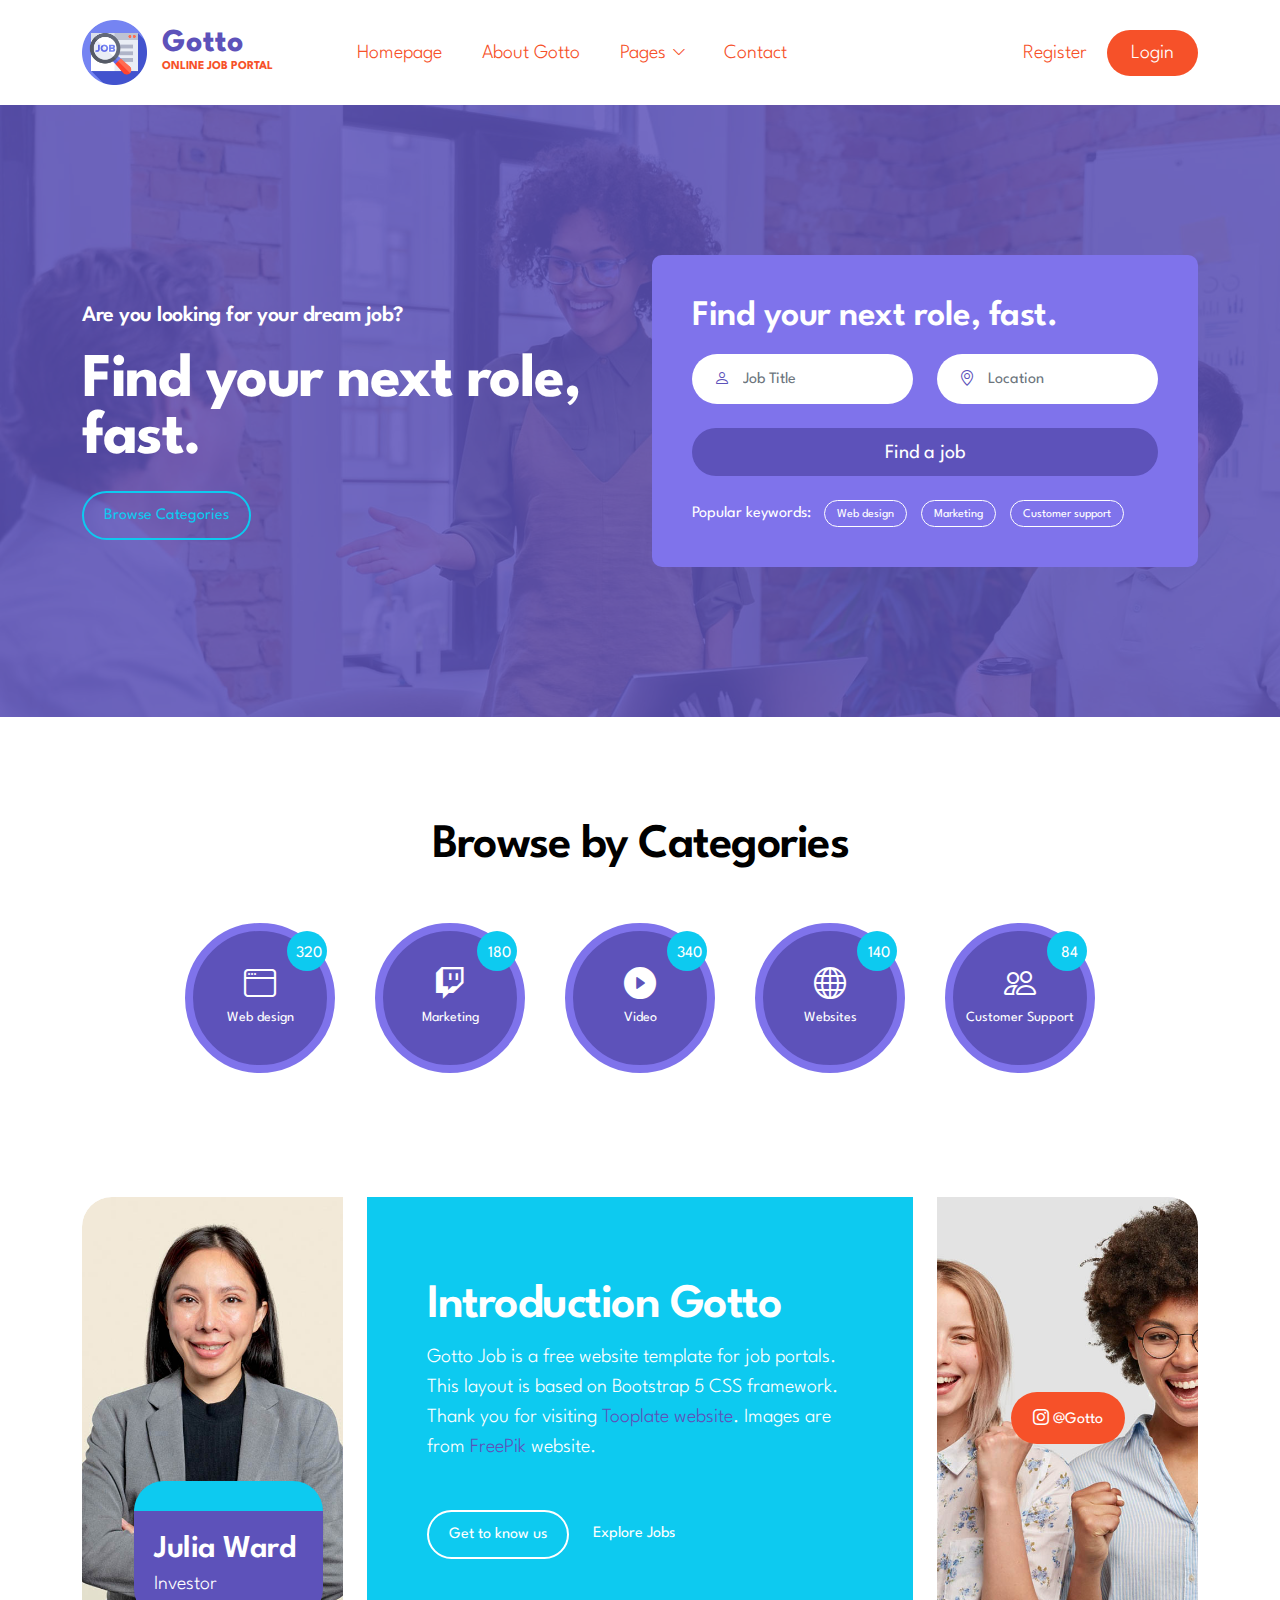
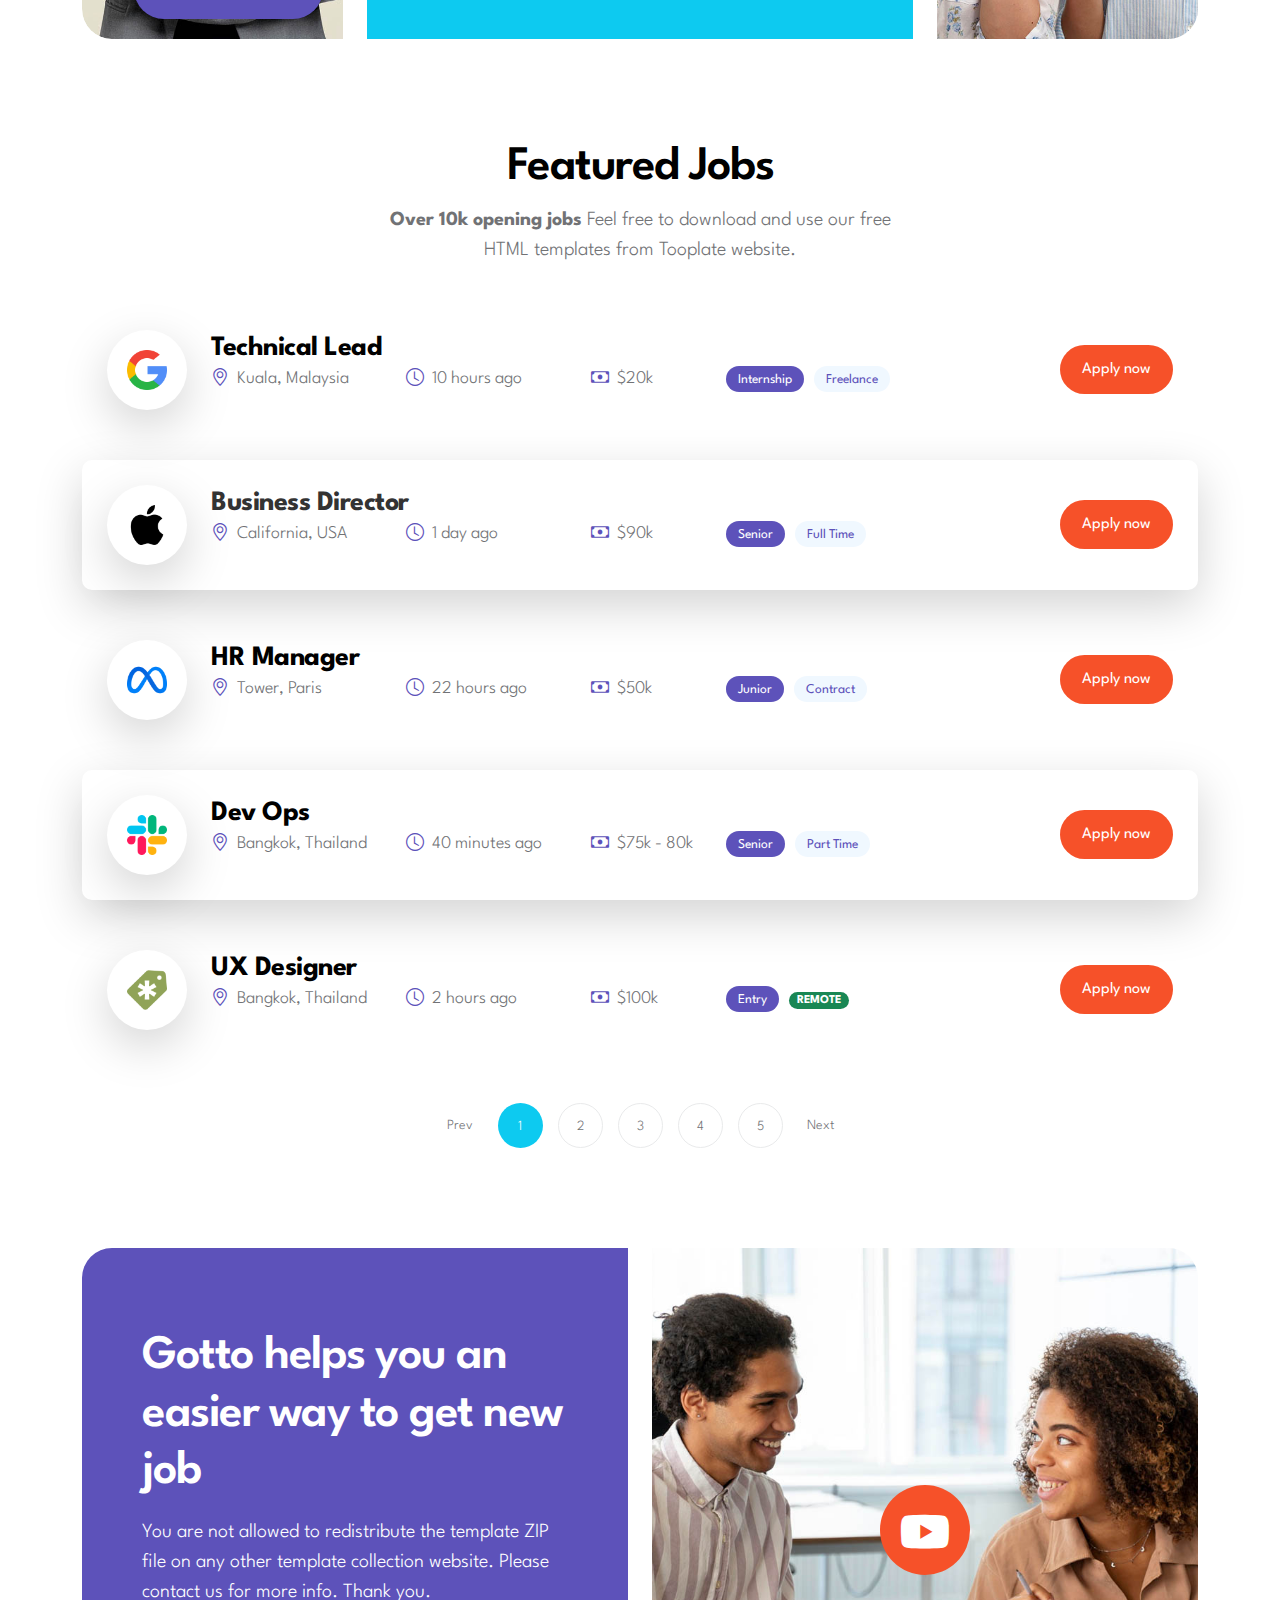
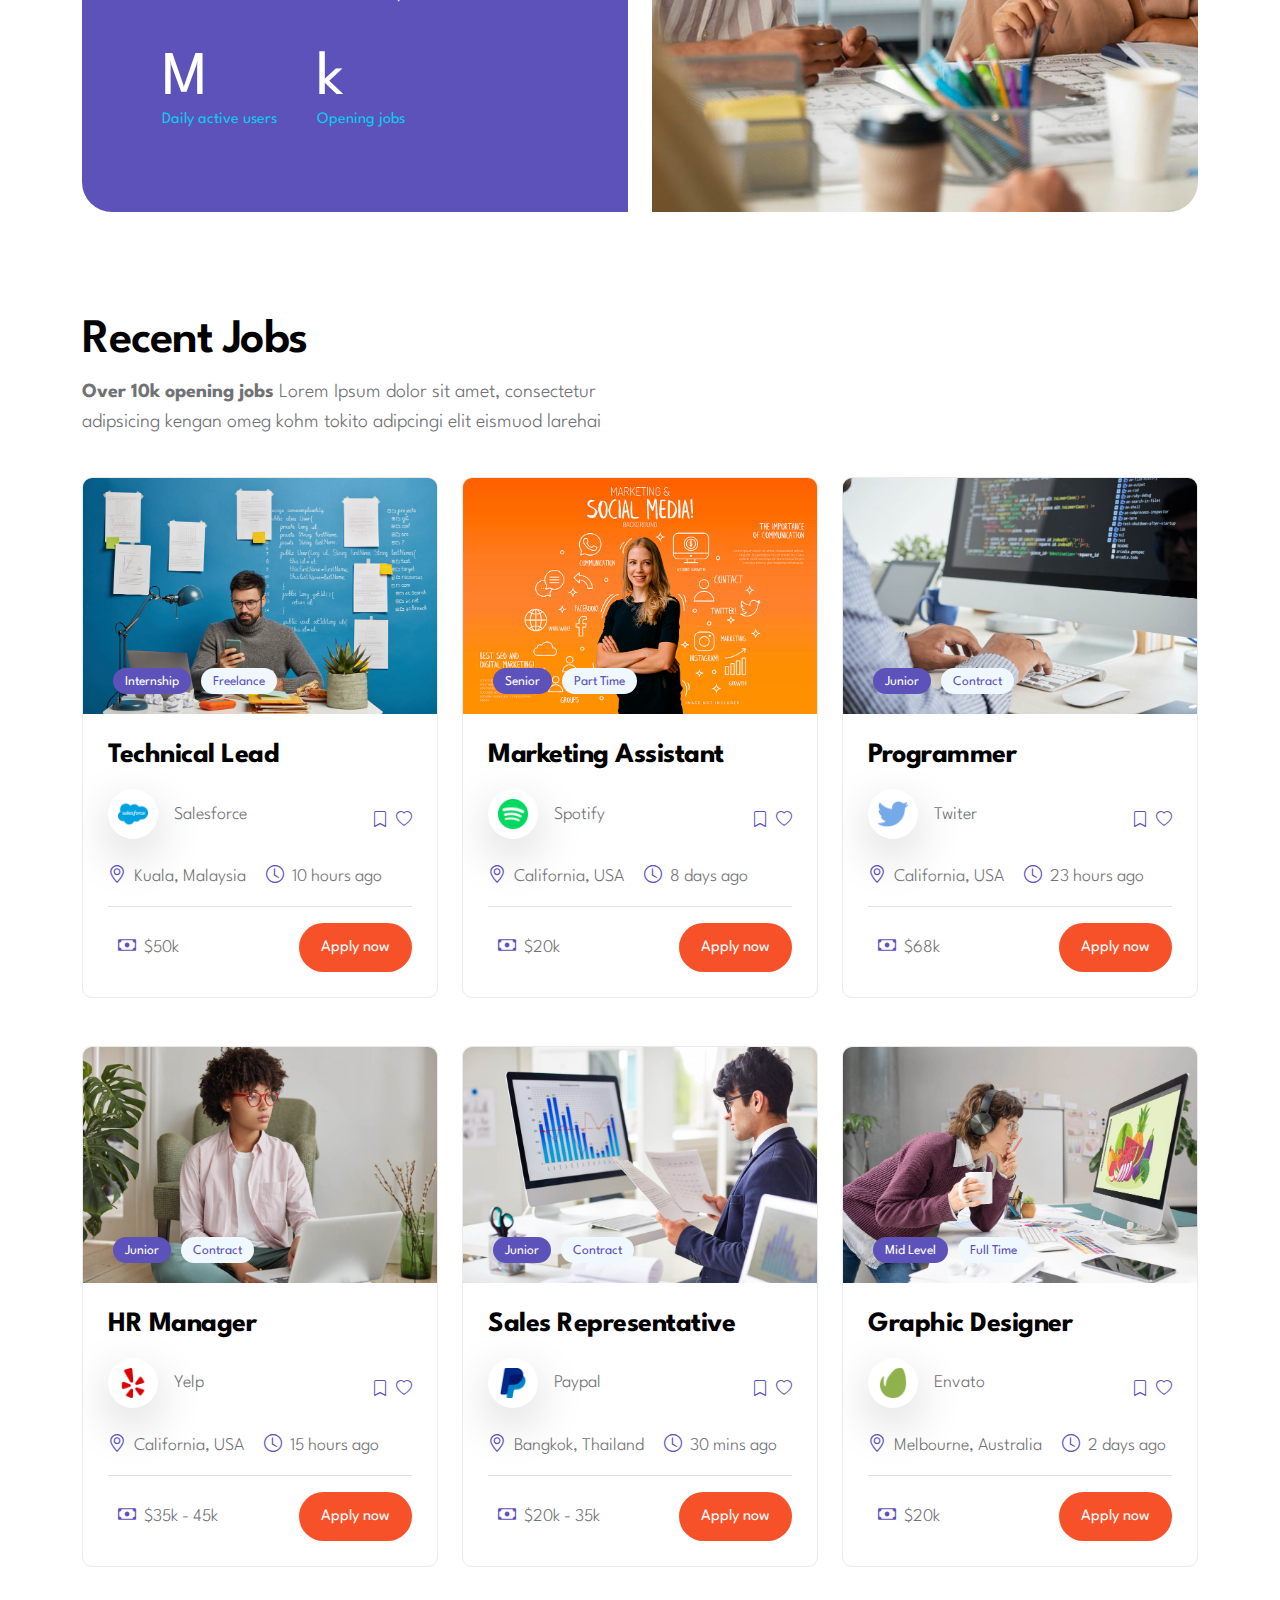
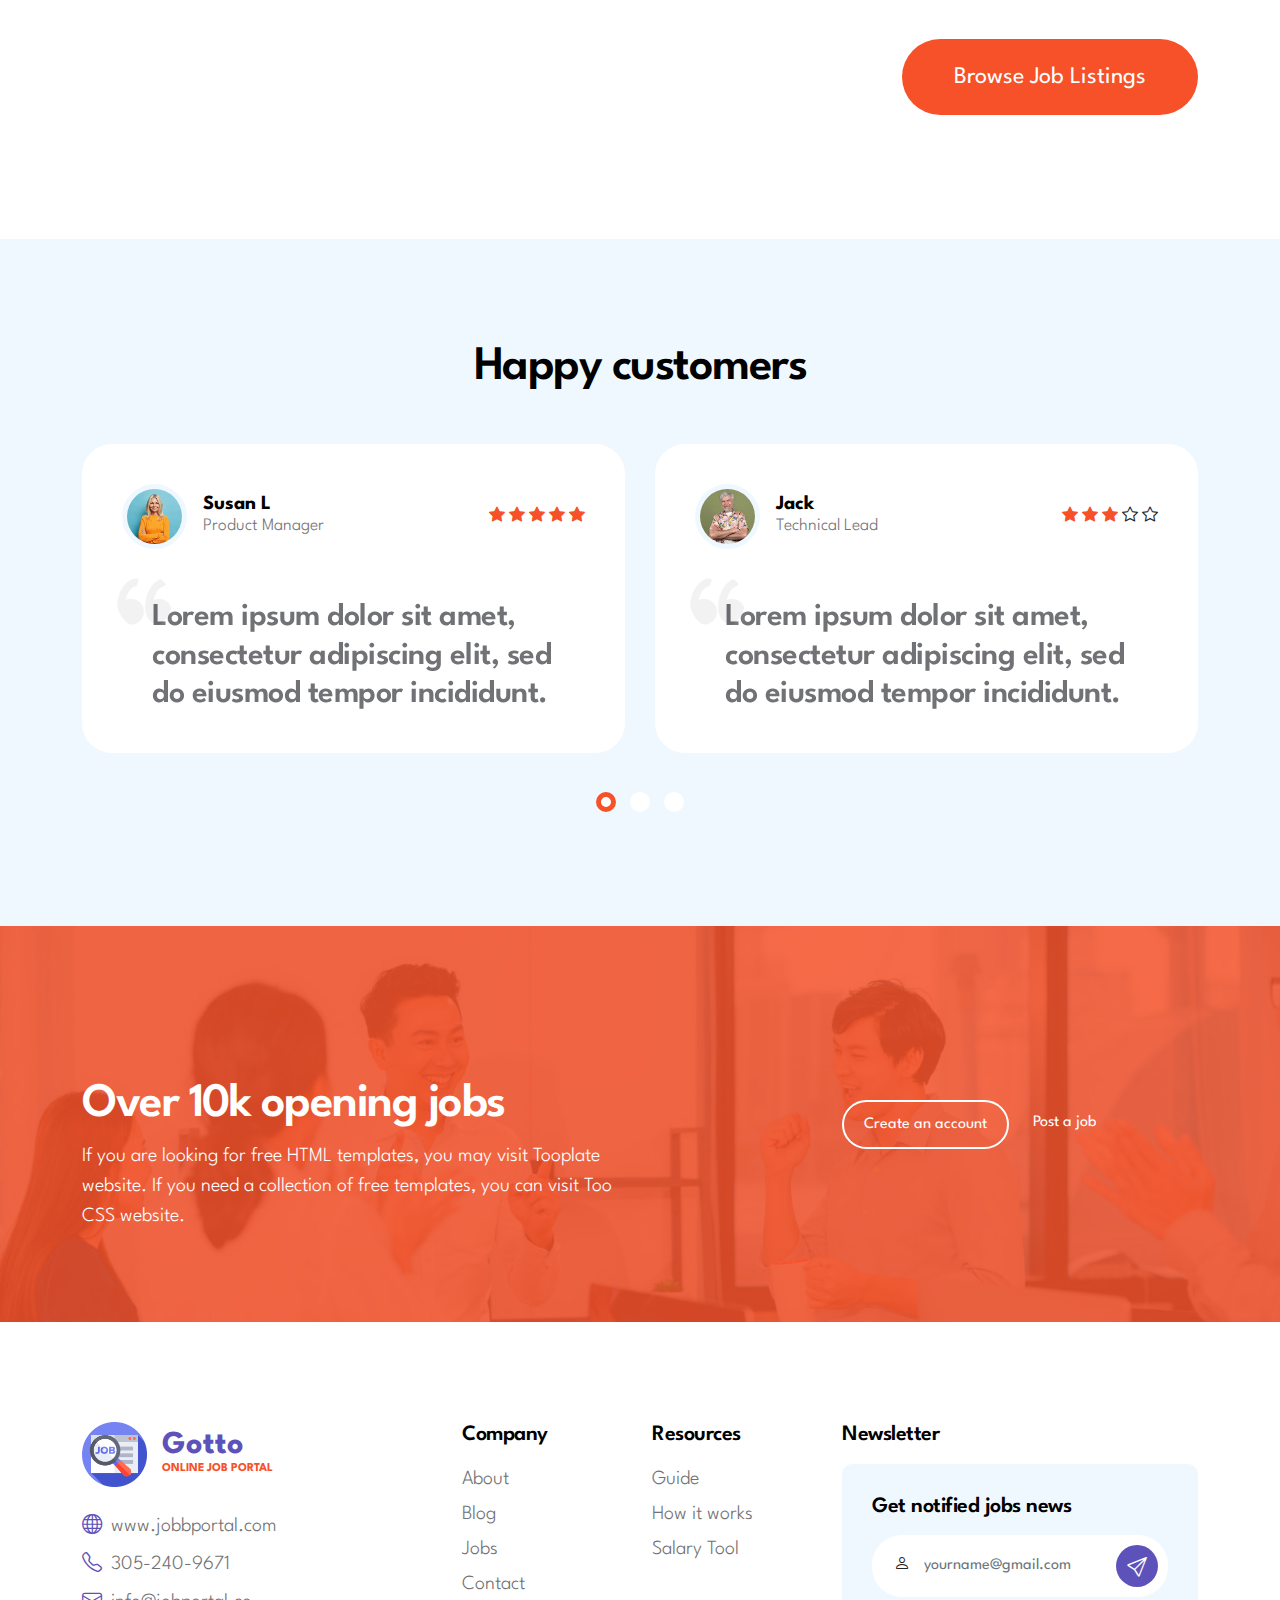
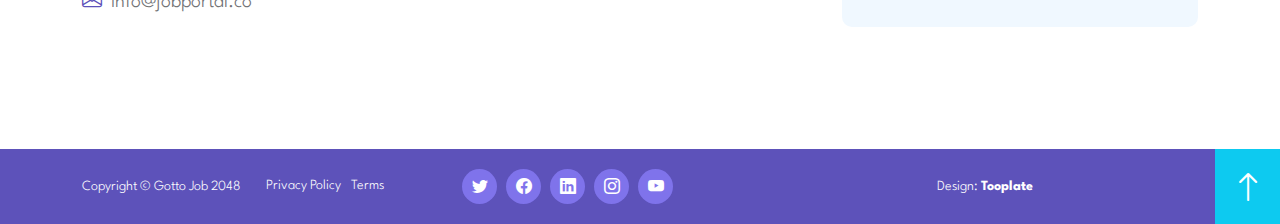
<file: 2134_gotto_job/index.html>
<!doctype html>
<html lang="en">
    <head>
        <meta charset="utf-8">
        <meta name="viewport" content="width=device-width, initial-scale=1">

        <meta name="description" content="">
        <meta name="author" content="">

        <title>Gotto Online Job Portal</title>

        <!-- CSS FILES -->
        <link rel="preconnect" href="https://fonts.googleapis.com">
        
        <link rel="preconnect" href="https://fonts.gstatic.com" crossorigin>

        <link href="https://fonts.googleapis.com/css2?family=League+Spartan:wght@100;300;400;600;700&display=swap" rel="stylesheet">

        <link href="css/bootstrap.min.css" rel="stylesheet">

        <link href="css/bootstrap-icons.css" rel="stylesheet">

        <link href="css/owl.carousel.min.css" rel="stylesheet">

        <link href="css/owl.theme.default.min.css" rel="stylesheet">

        <link href="css/tooplate-gotto-job.css" rel="stylesheet">
        
<!--

Tooplate 2134 Gotto Job

https://www.tooplate.com/view/2134-gotto-job

Bootstrap 5 HTML CSS Template

-->
    </head>
    
    <body id="top">

        <nav class="navbar navbar-expand-lg">
            <div class="container">
                <a class="navbar-brand d-flex align-items-center" href="index.html">
                    <img src="images/logo.png" class="img-fluid logo-image">

                    <div class="d-flex flex-column">
                        <strong class="logo-text">Gotto</strong>
                        <small class="logo-slogan">Online Job Portal</small>
                    </div>
                </a>

                <button class="navbar-toggler" type="button" data-bs-toggle="collapse" data-bs-target="#navbarNav" aria-controls="navbarNav" aria-expanded="false" aria-label="Toggle navigation">
                    <span class="navbar-toggler-icon"></span>
                </button>

                <div class="collapse navbar-collapse" id="navbarNav">
                    <ul class="navbar-nav align-items-center ms-lg-5">
                        <li class="nav-item">
                            <a class="nav-link active" href="index.html">Homepage</a>
                        </li>

                        <li class="nav-item">
                            <a class="nav-link" href="about.html">About Gotto</a>
                        </li>

                        <li class="nav-item dropdown">
                            <a class="nav-link dropdown-toggle" href="#" id="navbarLightDropdownMenuLink" role="button" data-bs-toggle="dropdown" aria-expanded="false">Pages</a>

                            <ul class="dropdown-menu dropdown-menu-light" aria-labelledby="navbarLightDropdownMenuLink">
                                <li><a class="dropdown-item" href="job-listings.html">Job Listings</a></li>

                                <li><a class="dropdown-item" href="job-details.html">Job Details</a></li>
                            </ul>
                        </li>

                        <li class="nav-item">
                            <a class="nav-link" href="contact.html">Contact</a>
                        </li>

                        <li class="nav-item ms-lg-auto">
                            <a class="nav-link" href="#">Register</a>
                        </li>

                        <li class="nav-item">
                            <a class="nav-link custom-btn btn" href="#">Login</a>
                        </li>
                    </ul>
                </div>
            </div>
        </nav>

        <main>

            <section class="hero-section d-flex justify-content-center align-items-center">
                <div class="section-overlay"></div>

                <div class="container">
                    <div class="row">

                        <div class="col-lg-6 col-12 mb-5 mb-lg-0">
                            <div class="hero-section-text mt-5">
                                <h6 class="text-white">Are you looking for your dream job?</h6>

                                <h1 class="hero-title text-white mt-4 mb-4">Find your next role, fast.</h1>


                                <a href="#categories-section" class="custom-btn custom-border-btn btn">Browse Categories</a>
                            </div>
                        </div>

                        <div class="col-lg-6 col-12">
                            <form class="custom-form hero-form" action="#" method="get" role="form">
                                <h3 class="text-white mb-3">Find your next role, fast.</h3>

                                <div class="row">
                                    <div class="col-lg-6 col-md-6 col-12">
                                        <div class="input-group">
                                            <span class="input-group-text" id="basic-addon1"><i class="bi-person custom-icon"></i></span>

                                            <input type="text" name="job-title" id="job-title" class="form-control" placeholder="Job Title" required>
                                        </div>
                                    </div>

                                    <div class="col-lg-6 col-md-6 col-12">
                                        <div class="input-group">
                                            <span class="input-group-text" id="basic-addon2"><i class="bi-geo-alt custom-icon"></i></span>

                                            <input type="text" name="job-location" id="job-location" class="form-control" placeholder="Location" required>
                                        </div>
                                    </div>

                                    <div class="col-lg-12 col-12">
                                        <button type="submit" class="form-control">
                                            Find a job
                                        </button>
                                    </div>

                                    <div class="col-12">
                                        <div class="d-flex flex-wrap align-items-center mt-4 mt-lg-0">
                                            <span class="text-white mb-lg-0 mb-md-0 me-2">Popular keywords:</span>

                                            <div>
                                                <a href="job-listings.html" class="badge">Web design</a>

                                                <a href="job-listings.html" class="badge">Marketing</a>

                                                <a href="job-listings.html" class="badge">Customer support</a>
                                            </div>
                                        </div>
                                    </div>
                                </div>
                            </form>
                        </div>

                    </div>
                </div>
            </section>


            <section class="categories-section section-padding" id="categories-section">
                <div class="container">
                    <div class="row justify-content-center align-items-center">

                        <div class="col-lg-12 col-12 text-center">
                            <h2 class="mb-5">Browse by <span>Categories</span></h2>
                        </div>

                        <div class="col-lg-2 col-md-4 col-6">
                            <div class="categories-block">
                                <a href="#" class="d-flex flex-column justify-content-center align-items-center h-100">
                                    <i class="categories-icon bi-window"></i>
                                
                                    <small class="categories-block-title">Web design</small>

                                    <div class="categories-block-number d-flex flex-column justify-content-center align-items-center">
                                        <span class="categories-block-number-text">320</span>
                                    </div>
                                </a>
                            </div>
                        </div>

                        <div class="col-lg-2 col-md-4 col-6">
                            <div class="categories-block">
                                <a href="#" class="d-flex flex-column justify-content-center align-items-center h-100">
                                    <i class="categories-icon bi-twitch"></i>
                                
                                    <small class="categories-block-title">Marketing</small>

                                    <div class="categories-block-number d-flex flex-column justify-content-center align-items-center">
                                        <span class="categories-block-number-text">180</span>
                                    </div>
                                </a>
                            </div>
                        </div>

                        <div class="col-lg-2 col-md-4 col-6">
                            <div class="categories-block">
                                <a href="#" class="d-flex flex-column justify-content-center align-items-center h-100">
                                    <i class="categories-icon bi-play-circle-fill"></i>
                                
                                    <small class="categories-block-title">Video</small>

                                    <div class="categories-block-number d-flex flex-column justify-content-center align-items-center">
                                        <span class="categories-block-number-text">340</span>
                                    </div>
                                </a>
                            </div>
                        </div>

                        <div class="col-lg-2 col-md-4 col-6">
                            <div class="categories-block">
                                <a href="#" class="d-flex flex-column justify-content-center align-items-center h-100">
                                    <i class="categories-icon bi-globe"></i>
                                
                                    <small class="categories-block-title">Websites</small>

                                    <div class="categories-block-number d-flex flex-column justify-content-center align-items-center">
                                        <span class="categories-block-number-text">140</span>
                                    </div>
                                </a>
                            </div>
                        </div>

                        <div class="col-lg-2 col-md-4 col-6">
                            <div class="categories-block">
                                <a href="#" class="d-flex flex-column justify-content-center align-items-center h-100">
                                    <i class="categories-icon bi-people"></i>
                                
                                    <small class="categories-block-title">Customer Support</small>

                                    <div class="categories-block-number d-flex flex-column justify-content-center align-items-center">
                                        <span class="categories-block-number-text">84</span>
                                    </div>
                                </a>
                            </div>
                        </div>

                    </div>
                </div>
            </section>


            <section class="about-section">
                <div class="container">
                    <div class="row">

                        <div class="col-lg-3 col-12">
                            <div class="about-image-wrap custom-border-radius-start">
                                <img src="images/professional-asian-businesswoman-gray-blazer.jpg" class="about-image custom-border-radius-start img-fluid" alt="">

                                <div class="about-info">
                                    <h4 class="text-white mb-0 me-2">Julia Ward</h4>

                                    <p class="text-white mb-0">Investor</p>
                                </div>
                            </div>
                        </div>

                        <div class="col-lg-6 col-12">
                            <div class="custom-text-block">
                                <h2 class="text-white mb-2">Introduction Gotto</h2>

                                <p class="text-white">Gotto Job is a free website template for job portals. This layout is based on Bootstrap 5 CSS framework. Thank you for visiting <a href="https://www.tooplate.com" target="_parent">Tooplate website</a>. Images are from <a href="https://www.freepik.com/" target="_blank">FreePik</a> website.</p>

                                <div class="custom-border-btn-wrap d-flex align-items-center mt-5">
                                    <a href="about.html" class="custom-btn custom-border-btn btn me-4">Get to know us</a>

                                    <a href="#job-section" class="custom-link smoothscroll">Explore Jobs</a>
                                </div>
                            </div>
                        </div>

                        <div class="col-lg-3 col-12">
                            <div class="instagram-block">
                                <img src="images/horizontal-shot-happy-mixed-race-females.jpg" class="about-image custom-border-radius-end img-fluid" alt="">

                                <div class="instagram-block-text">
                                    <a href="https://instagram.com/" class="custom-btn btn">
                                        <i class="bi-instagram"></i>
                                        @Gotto
                                    </a>
                                </div>
                            </div>
                        </div>

                    </div>
                </div>
            </section>


            <section class="job-section job-featured-section section-padding" id="job-section">
                <div class="container">
                    <div class="row">

                        <div class="col-lg-6 col-12 text-center mx-auto mb-4">
                            <h2>Featured Jobs</h2>

                            <p><strong>Over 10k opening jobs</strong> Feel free to download and use our free HTML templates from Tooplate website.</p>
                        </div>

                        <div class="col-lg-12 col-12">
                            <div class="job-thumb d-flex">
                                <div class="job-image-wrap bg-white shadow-lg">
                                    <img src="images/logos/google.png" class="job-image img-fluid" alt="">
                                </div>

                                <div class="job-body d-flex flex-wrap flex-auto align-items-center ms-4">
                                    <div class="mb-3">
                                        <h4 class="job-title mb-lg-0">
                                            <a href="job-details.html" class="job-title-link">Technical Lead</a>
                                        </h4>

                                        <div class="d-flex flex-wrap align-items-center">
                                            <p class="job-location mb-0">
                                                <i class="custom-icon bi-geo-alt me-1"></i>
                                                Kuala, Malaysia
                                            </p>

                                            <p class="job-date mb-0">
                                                <i class="custom-icon bi-clock me-1"></i>
                                                10 hours ago
                                            </p>

                                            <p class="job-price mb-0">
                                                <i class="custom-icon bi-cash me-1"></i>
                                                $20k
                                            </p>

                                            <div class="d-flex">
                                                <p class="mb-0">
                                                    <a href="job-listings.html" class="badge badge-level">Internship</a>
                                                </p>

                                                <p class="mb-0">
                                                    <a href="job-listings.html" class="badge">Freelance</a>
                                                </p>
                                            </div>
                                        </div>
                                    </div>

                                    <div class="job-section-btn-wrap">
                                        <a href="job-details.html" class="custom-btn btn">Apply now</a>
                                    </div>
                                </div>
                            </div>

                            <div class="job-thumb d-flex">
                                <div class="job-image-wrap bg-white shadow-lg">
                                    <img src="images/logos/apple.png" class="job-image img-fluid" alt="">
                                </div>

                                <div class="job-body d-flex flex-wrap flex-auto align-items-center ms-4">
                                    <div class="mb-3">
                                        <h4 class="job-title mb-lg-0">
                                            <a href="job-details.html" class="job-title-link highlight-title">Business Director</a>
                                        </h4>

                                        <div class="d-flex flex-wrap align-items-center">
                                            <p class="job-location mb-0">
                                                <i class="custom-icon bi-geo-alt me-1"></i>
                                                California, USA
                                            </p>

                                            <p class="job-date mb-0">
                                                <i class="custom-icon bi-clock me-1"></i>
                                                1 day ago
                                            </p>

                                            <p class="job-price mb-0">
                                                <i class="custom-icon bi-cash me-1"></i>
                                                $90k
                                            </p>

                                            <div class="d-flex">
                                                <p class="mb-0">
                                                    <a href="job-listings.html" class="badge badge-level">Senior</a href="job-listings.html">
                                                </p>

                                                <p class="mb-0">
                                                    <a href="job-listings.html" class="badge">Full Time</a>
                                                </p>
                                            </div>
                                        </div>
                                    </div>

                                    <div class="job-section-btn-wrap">
                                        <a href="job-details.html" class="custom-btn btn">Apply now</a>
                                    </div>
                                </div>
                            </div>

                            <div class="job-thumb d-flex">
                                <div class="job-image-wrap bg-white shadow-lg">
                                    <img src="images/logos/meta.png" class="job-image img-fluid" alt="">
                                </div>

                                <div class="job-body d-flex flex-wrap flex-auto align-items-center ms-4">
                                    <div class="mb-3">
                                        <h4 class="job-title mb-lg-0">
                                            <a href="job-details.html" class="job-title-link">HR Manager</a>
                                        </h4>

                                        <div class="d-flex flex-wrap align-items-center">
                                            <p class="job-location mb-0">
                                                <i class="custom-icon bi-geo-alt me-1"></i>
                                                Tower, Paris
                                            </p>

                                            <p class="job-date mb-0">
                                                <i class="custom-icon bi-clock me-1"></i>
                                                22 hours ago
                                            </p>

                                            <p class="job-price mb-0">
                                                <i class="custom-icon bi-cash me-1"></i>
                                                $50k
                                            </p>

                                            <div class="d-flex">
                                                <p class="mb-0">
                                                    <a href="job-listings.html" class="badge badge-level">Junior</a>
                                                </p>

                                                <p class="mb-0">
                                                    <a href="job-listings.html" class="badge">Contract</a>
                                                </p>
                                            </div>
                                        </div>
                                    </div>

                                    <div class="job-section-btn-wrap">
                                        <a href="job-details.html" class="custom-btn btn">Apply now</a>
                                    </div>
                                </div>
                            </div>

                            <div class="job-thumb d-flex">
                                <div class="job-image-wrap bg-white shadow-lg">
                                    <img src="images/logos/slack.png" class="job-image img-fluid" alt="">
                                </div>

                                <div class="job-body d-flex flex-wrap flex-auto align-items-center ms-4">
                                    <div class="mb-3">
                                        <h4 class="job-title mb-lg-0">
                                            <a href="job-details.html" class="job-title-link">Dev Ops</a>
                                        </h4>

                                        <div class="d-flex flex-wrap align-items-center">
                                            <p class="job-location mb-0">
                                                <i class="custom-icon bi-geo-alt me-1"></i>
                                                Bangkok, Thailand
                                            </p>

                                            <p class="job-date mb-0">
                                                <i class="custom-icon bi-clock me-1"></i>
                                                40 minutes ago
                                            </p>

                                            <p class="job-price mb-0">
                                                <i class="custom-icon bi-cash me-1"></i>
                                                $75k - 80k
                                            </p>

                                            <div class="d-flex">
                                                <p class="mb-0">
                                                    <a href="job-listings.html" class="badge badge-level">Senior</a>
                                                </p>

                                                <p class="mb-0">
                                                    <a href="job-listings.html" class="badge">Part Time</a>
                                                </p>
                                            </div>
                                        </div>
                                    </div>

                                    <div class="job-section-btn-wrap">
                                        <a href="job-details.html" class="custom-btn btn">Apply now</a>
                                    </div>
                                </div>
                            </div>

                            <div class="job-thumb d-flex">
                                <div class="job-image-wrap bg-white shadow-lg">
                                    <img src="images/logos/creative-market.png" class="job-image img-fluid" alt="">
                                </div>

                                <div class="job-body d-flex flex-wrap flex-auto align-items-center ms-4">
                                    <div class="mb-3">
                                        <h4 class="job-title mb-lg-0">
                                            <a href="job-details.html" class="job-title-link">UX Designer</a>
                                        </h4>

                                        <div class="d-flex flex-wrap align-items-center">
                                            <p class="job-location mb-0">
                                                <i class="custom-icon bi-geo-alt me-1"></i>
                                                Bangkok, Thailand
                                            </p>

                                            <p class="job-date mb-0">
                                                <i class="custom-icon bi-clock me-1"></i>
                                                2 hours ago
                                            </p>

                                            <p class="job-price mb-0">
                                                <i class="custom-icon bi-cash me-1"></i>
                                                $100k
                                            </p>

                                            <div class="d-flex">
                                                <p class="mb-0">
                                                    <a href="job-listings.html" class="badge badge-level">Entry</a>
                                                </p>

                                                <p class="mb-0">
                                                    <a href="job-listings.html" class="badge remote-badge">REMOTE</a>
                                                </p>
                                            </div>
                                        </div>
                                    </div>

                                    <div class="job-section-btn-wrap">
                                        <a href="job-details.html" class="custom-btn btn">Apply now</a>
                                    </div>
                                </div>
                            </div>

                            <nav aria-label="Page navigation example">
                                <ul class="pagination justify-content-center mt-5">
                                    <li class="page-item">
                                        <a class="page-link" href="#" aria-label="Previous">
                                            <span aria-hidden="true">Prev</span>
                                        </a>
                                    </li>

                                    <li class="page-item active" aria-current="page">
                                        <a class="page-link" href="#">1</a>
                                    </li>
                                    
                                    <li class="page-item">
                                        <a class="page-link" href="#">2</a>
                                    </li>
                                    
                                    <li class="page-item">
                                        <a class="page-link" href="#">3</a>
                                    </li>

                                    <li class="page-item">
                                        <a class="page-link" href="#">4</a>
                                    </li>

                                    <li class="page-item">
                                        <a class="page-link" href="#">5</a>
                                    </li>
                                    
                                    <li class="page-item">
                                        <a class="page-link" href="#" aria-label="Next">
                                            <span aria-hidden="true">Next</span>
                                        </a>
                                    </li>
                                </ul>
                            </nav>
                        </div>

                    </div>
                </div>
            </section>


            <section>
                <div class="container">
                    <div class="row">

                        <div class="col-lg-6 col-12">
                            <div class="custom-text-block custom-border-radius-start">
                                <h2 class="text-white mb-3">Gotto helps you an easier way to get new job</h2>

                                <p class="text-white">You are not allowed to redistribute the template ZIP file on any other template collection website. Please contact us for more info. Thank you.</p>

                                <div class="d-flex mt-4">
                                    <div class="counter-thumb"> 
                                        <div class="d-flex">
                                            <span class="counter-number" data-from="1" data-to="12" data-speed="1000"></span>
                                            <span class="counter-number-text">M</span>
                                        </div>

                                        <span class="counter-text">Daily active users</span>
                                    </div> 

                                    <div class="counter-thumb">    
                                        <div class="d-flex">
                                            <span class="counter-number" data-from="1" data-to="450" data-speed="1000"></span>
                                            <span class="counter-number-text">k</span>
                                        </div>

                                        <span class="counter-text">Opening jobs</span>
                                    </div> 
                                </div>
                            </div>
                        </div>

                        <div class="col-lg-6 col-12">
                            <div class="video-thumb">
                                <img src="images/people-working-as-team-company.jpg" class="about-image custom-border-radius-end img-fluid" alt="">

                                <div class="video-info">
                                    <a href="https://www.youtube.com/tooplate" class="youtube-icon bi-youtube"></a>
                                </div>
                            </div>
                        </div>

                    </div>
                </div>
            </section>


            <section class="job-section recent-jobs-section section-padding">
                <div class="container">
                    <div class="row align-items-center">

                        <div class="col-lg-6 col-12 mb-4">
                            <h2>Recent Jobs</h2>

                            <p><strong>Over 10k opening jobs</strong> Lorem Ipsum dolor sit amet, consectetur adipsicing kengan omeg kohm tokito adipcingi elit eismuod larehai</p>
                        </div>

                        <div class="clearfix"></div>

                        <div class="col-lg-4 col-md-6 col-12">
                            <div class="job-thumb job-thumb-box">
                                <div class="job-image-box-wrap">
                                    <a href="job-details.html">
                                        <img src="images/jobs/it-professional-works-startup-project.jpg" class="job-image img-fluid" alt="">
                                    </a>

                                    <div class="job-image-box-wrap-info d-flex align-items-center">
                                        <p class="mb-0">
                                            <a href="job-listings.html" class="badge badge-level">Internship</a>
                                        </p>

                                        <p class="mb-0">
                                            <a href="job-listings.html" class="badge">Freelance</a>
                                        </p>
                                    </div>
                                </div>

                                <div class="job-body">
                                    <h4 class="job-title">
                                        <a href="job-details.html" class="job-title-link">Technical Lead</a>
                                    </h4>

                                    <div class="d-flex align-items-center">
                                        <div class="job-image-wrap d-flex align-items-center bg-white shadow-lg mt-2 mb-4">
                                            <img src="images/logos/salesforce.png" class="job-image me-3 img-fluid" alt="">

                                            <p class="mb-0">Salesforce</p>
                                        </div>

                                        <a href="#" class="bi-bookmark ms-auto me-2">
                                        </a>

                                        <a href="#" class="bi-heart">
                                        </a>
                                    </div>

                                    <div class="d-flex align-items-center">
                                        <p class="job-location">
                                            <i class="custom-icon bi-geo-alt me-1"></i>
                                            Kuala, Malaysia
                                        </p>

                                        <p class="job-date">
                                            <i class="custom-icon bi-clock me-1"></i>
                                            10 hours ago
                                        </p>
                                    </div>

                                    <div class="d-flex align-items-center border-top pt-3">
                                        <p class="job-price mb-0">
                                            <i class="custom-icon bi-cash me-1"></i>
                                            $50k
                                        </p>

                                        <a href="job-details.html" class="custom-btn btn ms-auto">Apply now</a>
                                    </div>
                                </div>
                            </div>
                        </div>

                        <div class="col-lg-4 col-md-6 col-12">
                            <div class="job-thumb job-thumb-box">
                                <div class="job-image-box-wrap">
                                    <a href="job-details.html">
                                        <img src="images/jobs/marketing-assistant.jpg" class="job-image img-fluid" alt="marketing assistant">
                                    </a>

                                    <div class="job-image-box-wrap-info d-flex align-items-center">
                                        <p class="mb-0">
                                            <a href="job-listings.html" class="badge badge-level">Senior</a>
                                        </p>

                                        <p class="mb-0">
                                            <a href="job-listings.html" class="badge">Part Time</a>
                                        </p>
                                    </div>
                                </div>

                                <div class="job-body">
                                    <h4 class="job-title">
                                        <a href="job-details.html" class="job-title-link">Marketing Assistant</a>
                                    </h4>

                                    <div class="d-flex align-items-center">
                                        <div class="job-image-wrap d-flex align-items-center bg-white shadow-lg mt-2 mb-4">
                                            <img src="images/logos/spotify.png" class="job-image me-3 img-fluid" alt="">

                                            <p class="mb-0">Spotify</p>
                                        </div>

                                        <a href="#" class="bi-bookmark ms-auto me-2">
                                        </a>

                                        <a href="#" class="bi-heart">
                                        </a>
                                    </div>

                                    <div class="d-flex align-items-center">
                                        <p class="job-location">
                                            <i class="custom-icon bi-geo-alt me-1"></i>
                                            California, USA
                                        </p>

                                        <p class="job-date">
                                            <i class="custom-icon bi-clock me-1"></i>
                                            8 days ago
                                        </p>
                                    </div>

                                    <div class="d-flex align-items-center border-top pt-3">
                                        <p class="job-price mb-0">
                                            <i class="custom-icon bi-cash me-1"></i>
                                            $20k
                                        </p>

                                        <a href="job-details.html" class="custom-btn btn ms-auto">Apply now</a>
                                    </div>
                                </div>
                            </div>
                        </div>

                        <div class="col-lg-4 col-md-6 col-12">
                            <div class="job-thumb job-thumb-box">
                                <div class="job-image-box-wrap">
                                    <a href="job-details.html">
                                        <img src="images/jobs/coding-man.jpg" class="job-image img-fluid" alt="">
                                    </a>

                                    <div class="job-image-box-wrap-info d-flex align-items-center">
                                        <p class="mb-0">
                                            <a href="job-listings.html" class="badge badge-level">Junior</a>
                                        </p>

                                        <p class="mb-0">
                                            <a href="job-listings.html" class="badge">Contract</a>
                                        </p>
                                    </div>
                                </div>

                                <div class="job-body">
                                    <h4 class="job-title">
                                        <a href="job-details.html" class="job-title-link">Programmer</a>
                                    </h4>
                                        
                                    <div class="d-flex align-items-center">
                                        <div class="job-image-wrap d-flex align-items-center bg-white shadow-lg mt-2 mb-4">
                                            <img src="images/logos/twitter.png" class="job-image me-3 img-fluid" alt="">

                                            <p class="mb-0">Twiter</p>
                                        </div>

                                        <a href="#" class="bi-bookmark ms-auto me-2">
                                        </a>

                                        <a href="#" class="bi-heart">
                                        </a>
                                    </div>

                                    <div class="d-flex align-items-center">
                                        <p class="job-location">
                                            <i class="custom-icon bi-geo-alt me-1"></i>
                                            California, USA
                                        </p>

                                        <p class="job-date">
                                            <i class="custom-icon bi-clock me-1"></i>
                                            23 hours ago
                                        </p>
                                    </div>

                                    <div class="d-flex align-items-center border-top pt-3">
                                        <p class="job-price mb-0">
                                            <i class="custom-icon bi-cash me-1"></i>
                                            $68k
                                        </p>

                                        <a href="job-details.html" class="custom-btn btn ms-auto">Apply now</a>
                                    </div>
                                </div>
                            </div>
                        </div>

                        <div class="col-lg-4 col-md-6 col-12">
                            <div class="job-thumb job-thumb-box">
                                <div class="job-image-box-wrap">
                                    <a href="job-details.html">
                                        <img src="images/jobs/pretty-blogger-posing-cozy-apartment.jpg" class="job-image img-fluid" alt="">
                                    </a>

                                    <div class="job-image-box-wrap-info d-flex align-items-center">
                                        <p class="mb-0">
                                            <a href="job-listings.html" class="badge badge-level">Junior</a>
                                        </p>

                                        <p class="mb-0">
                                            <a href="job-listings.html" class="badge">Contract</a>
                                        </p>
                                    </div>
                                </div>

                                <div class="job-body">
                                    <h4 class="job-title">
                                        <a href="job-details.html" class="job-title-link">HR Manager</a>
                                    </h4>

                                    <div class="d-flex align-items-center">
                                        <div class="job-image-wrap d-flex align-items-center bg-white shadow-lg mt-2 mb-4">
                                            <img src="images/logos/yelp.png" class="job-image me-3 img-fluid" alt="">

                                            <p class="mb-0">Yelp</p>
                                        </div>

                                        <a href="#" class="bi-bookmark ms-auto me-2">
                                        </a>

                                        <a href="#" class="bi-heart">
                                        </a>
                                    </div>

                                    <div class="d-flex align-items-center">
                                        <p class="job-location">
                                            <i class="custom-icon bi-geo-alt me-1"></i>
                                            California, USA
                                        </p>

                                        <p class="job-date">
                                            <i class="custom-icon bi-clock me-1"></i>
                                            15 hours ago
                                        </p>
                                    </div>

                                    <div class="d-flex align-items-center border-top pt-3">
                                        <p class="job-price mb-0">
                                            <i class="custom-icon bi-cash me-1"></i>
                                            $35k - 45k
                                        </p>

                                        <a href="job-details.html" class="custom-btn btn ms-auto">Apply now</a>
                                    </div>
                                </div>
                            </div>
                        </div>

                        <div class="col-lg-4 col-md-6 col-12">
                            <div class="job-thumb job-thumb-box">
                                <div class="job-image-box-wrap">
                                    <a href="job-details.html">
                                        <img src="images/jobs/paper-analysis.jpg" class="job-image img-fluid" alt="">
                                    </a>

                                    <div class="job-image-box-wrap-info d-flex align-items-center">
                                        <p class="mb-0">
                                            <a href="job-listings.html" class="badge badge-level">Junior</a>
                                        </p>

                                        <p class="mb-0">
                                            <a href="job-listings.html" class="badge">Contract</a>
                                        </p>
                                    </div>
                                </div>

                                <div class="job-body">
                                    <h4 class="job-title">
                                        <a href="job-details.html" class="job-title-link">Sales Representative</a>
                                    </h4>
                                        
                                    <div class="d-flex align-items-center">
                                        <div class="job-image-wrap d-flex align-items-center bg-white shadow-lg mt-2 mb-4">
                                            <img src="images/logos/paypal.png" class="job-image me-3 img-fluid" alt="">

                                            <p class="mb-0">Paypal</p>
                                        </div>

                                        <a href="#" class="bi-bookmark ms-auto me-2">
                                        </a>

                                        <a href="#" class="bi-heart">
                                        </a>
                                    </div>

                                    <div class="d-flex align-items-center">
                                        <p class="job-location">
                                            <i class="custom-icon bi-geo-alt me-1"></i>
                                            Bangkok, Thailand
                                        </p>

                                        <p class="job-date">
                                            <i class="custom-icon bi-clock me-1"></i>
                                            30 mins ago
                                        </p>
                                    </div>

                                    <div class="d-flex align-items-center border-top pt-3">
                                        <p class="job-price mb-0">
                                            <i class="custom-icon bi-cash me-1"></i>
                                            $20k - 35k
                                        </p>

                                        <a href="job-details.html" class="custom-btn btn ms-auto">Apply now</a>
                                    </div>
                                </div>
                            </div>
                        </div>

                        <div class="col-lg-4 col-md-6 col-12">
                            <div class="job-thumb job-thumb-box">
                                <div class="job-image-box-wrap">
                                    <a href="job-details.html">
                                        <img src="images/jobs/logo-designer-working-computer-desktop.jpg" class="job-image img-fluid" alt="">
                                    </a>

                                    <div class="job-image-box-wrap-info d-flex align-items-center">
                                        <p class="mb-0">
                                            <a href="job-listings.html" class="badge badge-level">Mid Level</a>
                                        </p>

                                        <p class="mb-0">
                                            <a href="job-listings.html" class="badge">Full Time</a>
                                        </p>
                                    </div>
                                </div>

                                <div class="job-body">
                                    <h4 class="job-title">
                                        <a href="job-details.html" class="job-title-link">Graphic Designer</a>
                                    </h4>
                                        
                                    <div class="d-flex align-items-center">
                                        <div class="job-image-wrap d-flex align-items-center bg-white shadow-lg mt-2 mb-4">
                                            <img src="images/logos/envato.png" class="job-image me-3 img-fluid" alt="">

                                            <p class="mb-0">Envato</p>
                                        </div>

                                        <a href="#" class="bi-bookmark ms-auto me-2">
                                        </a>

                                        <a href="#" class="bi-heart">
                                        </a>
                                    </div>

                                    <div class="d-flex align-items-center">
                                        <p class="job-location">
                                            <i class="custom-icon bi-geo-alt me-1"></i>
                                            Melbourne, Australia
                                        </p>

                                        <p class="job-date">
                                            <i class="custom-icon bi-clock me-1"></i>
                                            2 days ago
                                        </p>
                                    </div>

                                    <div class="d-flex align-items-center border-top pt-3">
                                        <p class="job-price mb-0">
                                            <i class="custom-icon bi-cash me-1"></i>
                                            $20k
                                        </p>

                                        <a href="job-details.html" class="custom-btn btn ms-auto">Apply now</a>
                                    </div>
                                </div>
                            </div>
                        </div>

                        <div class="col-lg-4 col-12 recent-jobs-bottom d-flex ms-auto my-4">
                            <a href="job-listings.html" class="custom-btn btn ms-lg-auto">Browse Job Listings</a>
                        </div>

                    </div>
                </div>
            </section>


            <section class="reviews-section section-padding">
                <div class="container">
                    <div class="row">

                        <div class="col-lg-12 col-12">
                            <h2 class="text-center mb-5">Happy customers</h2>

                            <div class="owl-carousel owl-theme reviews-carousel">
                                <div class="reviews-thumb">
                                
                                    <div class="reviews-info d-flex align-items-center">
                                        <img src="images/avatar/portrait-charming-middle-aged-attractive-woman-with-blonde-hair.jpg" class="avatar-image img-fluid" alt="">

                                        <div class="d-flex align-items-center justify-content-between flex-wrap w-100 ms-3">
                                            <p class="mb-0">
                                                <strong>Susan L</strong>
                                                <small>Product Manager</small>
                                            </p>

                                            <div class="reviews-icons">
                                                <i class="bi-star-fill"></i>
                                                <i class="bi-star-fill"></i>
                                                <i class="bi-star-fill"></i>
                                                <i class="bi-star-fill"></i>
                                                <i class="bi-star-fill"></i>
                                            </div>
                                        </div>
                                    </div>

                                    <div class="reviews-body">
                                        <img src="images/left-quote.png" class="quote-icon img-fluid" alt="">

                                        <h4 class="reviews-title">Lorem ipsum dolor sit amet, consectetur adipiscing elit, sed do eiusmod tempor incididunt.</h4>
                                    </div>
                                </div>

                                <div class="reviews-thumb">
                                    <div class="reviews-info d-flex align-items-center">
                                        <img src="images/avatar/medium-shot-smiley-senior-man.jpg" class="avatar-image img-fluid" alt="">

                                        <div class="d-flex align-items-center justify-content-between flex-wrap w-100 ms-3">
                                            <p class="mb-0">
                                                <strong>Jack</strong>
                                                <small>Technical Lead</small>
                                            </p>

                                            <div class="reviews-icons">
                                                <i class="bi-star-fill"></i>
                                                <i class="bi-star-fill"></i>
                                                <i class="bi-star-fill"></i>
                                                <i class="bi-star"></i>
                                                <i class="bi-star"></i>
                                            </div>
                                        </div>
                                    </div>

                                    <div class="reviews-body">
                                        <img src="images/left-quote.png" class="quote-icon img-fluid" alt="">

                                        <h4 class="reviews-title">Lorem ipsum dolor sit amet, consectetur adipiscing elit, sed do eiusmod tempor incididunt.</h4>
                                    </div>
                                </div>

                                <div class="reviews-thumb">

                                    <div class="reviews-info d-flex align-items-center">
                                        <img src="images/avatar/portrait-beautiful-young-woman.jpg" class="avatar-image img-fluid" alt="">

                                        <div class="d-flex align-items-center justify-content-between flex-wrap w-100 ms-3">
                                            <p class="mb-0">
                                                <strong>Haley</strong>
                                                <small>Sales & Marketing</small>
                                            </p>

                                            <div class="reviews-icons">
                                                <i class="bi-star-fill"></i>
                                                <i class="bi-star-fill"></i>
                                                <i class="bi-star-fill"></i>
                                                <i class="bi-star-fill"></i>
                                                <i class="bi-star-fill"></i>
                                            </div>
                                        </div>
                                    </div>

                                    <div class="reviews-body">
                                        <img src="images/left-quote.png" class="quote-icon img-fluid" alt="">

                                        <h4 class="reviews-title">Lorem ipsum dolor sit amet, consectetur adipiscing elit, sed do eiusmod tempor incididunt.</h4>
                                    </div>
                                </div>

                                <div class="reviews-thumb">
                                    <div class="reviews-info d-flex align-items-center">
                                        <img src="images/avatar/blond-man-happy-expression.jpg" class="avatar-image img-fluid" alt="">

                                        <div class="d-flex align-items-center justify-content-between flex-wrap w-100 ms-3">
                                            <p class="mb-0">
                                                <strong>Jackson</strong>
                                                <small>Dev Ops</small>
                                            </p>

                                            <div class="reviews-icons">
                                                <i class="bi-star-fill"></i>
                                                <i class="bi-star-fill"></i>
                                                <i class="bi-star-fill"></i>
                                                <i class="bi-star"></i>
                                                <i class="bi-star"></i>
                                            </div>
                                        </div>
                                    </div>

                                    <div class="reviews-body">
                                        <img src="images/left-quote.png" class="quote-icon img-fluid" alt="">

                                        <h4 class="reviews-title">Lorem ipsum dolor sit amet, consectetur adipiscing elit, sed do eiusmod tempor incididunt.</h4>
                                    </div>
                                </div>

                                <div class="reviews-thumb">
                                    <div class="reviews-info d-flex align-items-center">
                                        <img src="images/avatar/university-study-abroad-lifestyle-concept.jpg" class="avatar-image img-fluid" alt="">

                                        <div class="d-flex align-items-center justify-content-between flex-wrap w-100 ms-3">
                                            <p class="mb-0">
                                                <strong>Kevin</strong>
                                                <small>Internship</small>
                                            </p>

                                            <div class="reviews-icons">
                                                <i class="bi-star-fill"></i>
                                                <i class="bi-star-fill"></i>
                                                <i class="bi-star-fill"></i>
                                                <i class="bi-star-fill"></i>
                                                <i class="bi-star-fill"></i>
                                            </div>
                                        </div>
                                    </div>

                                    <div class="reviews-body">
                                        <img src="images/left-quote.png" class="quote-icon img-fluid" alt="">

                                        <h4 class="reviews-title">Lorem ipsum dolor sit amet, consectetur adipiscing elit, sed do eiusmod tempor incididunt.</h4>
                                    </div>
                                </div>
                            </div>
                        </div>

                    </div>
                </div>
            </section>


            <section class="cta-section">
                <div class="section-overlay"></div>

                <div class="container">
                    <div class="row">

                        <div class="col-lg-6 col-10">
                            <h2 class="text-white mb-2">Over 10k opening jobs</h2>

                            <p class="text-white">If you are looking for free HTML templates, you may visit Tooplate website. If you need a collection of free templates, you can visit Too CSS website.</p>
                        </div>

                        <div class="col-lg-4 col-12 ms-auto">
                            <div class="custom-border-btn-wrap d-flex align-items-center mt-lg-4 mt-2">
                                <a href="#" class="custom-btn custom-border-btn btn me-4">Create an account</a>

                                <a href="#" class="custom-link">Post a job</a>
                            </div>
                        </div>

                    </div>
                </div>
            </section>
        </main>

        <footer class="site-footer">
            <div class="container">
                <div class="row">

                    <div class="col-lg-4 col-md-6 col-12 mb-3">
                        <div class="d-flex align-items-center mb-4">
                            <img src="images/logo.png" class="img-fluid logo-image">

                            <div class="d-flex flex-column">
                                <strong class="logo-text">Gotto</strong>
                                <small class="logo-slogan">Online Job Portal</small>
                            </div>
                        </div>  

                        <p class="mb-2">
                            <i class="custom-icon bi-globe me-1"></i>

                            <a href="#" class="site-footer-link">
                                www.jobbportal.com
                            </a>
                        </p>

                        <p class="mb-2">
                            <i class="custom-icon bi-telephone me-1"></i>

                            <a href="tel: 305-240-9671" class="site-footer-link">
                                305-240-9671
                            </a>
                        </p>

                        <p>
                            <i class="custom-icon bi-envelope me-1"></i>

                            <a href="mailto:info@yourgmail.com" class="site-footer-link">
                                info@jobportal.co
                            </a>
                        </p>

                    </div>

                    <div class="col-lg-2 col-md-3 col-6 ms-lg-auto">
                        <h6 class="site-footer-title">Company</h6>

                        <ul class="footer-menu">
                            <li class="footer-menu-item"><a href="#" class="footer-menu-link">About</a></li>

                            <li class="footer-menu-item"><a href="#" class="footer-menu-link">Blog</a></li>

                            <li class="footer-menu-item"><a href="#" class="footer-menu-link">Jobs</a></li>

                            <li class="footer-menu-item"><a href="#" class="footer-menu-link">Contact</a></li>
                        </ul>
                    </div>

                    <div class="col-lg-2 col-md-3 col-6">
                        <h6 class="site-footer-title">Resources</h6>

                        <ul class="footer-menu">
                            <li class="footer-menu-item"><a href="#" class="footer-menu-link">Guide</a></li>

                            <li class="footer-menu-item"><a href="#" class="footer-menu-link">How it works</a></li>

                            <li class="footer-menu-item"><a href="#" class="footer-menu-link">Salary Tool</a></li>
                        </ul>
                    </div>

                    <div class="col-lg-4 col-md-8 col-12 mt-3 mt-lg-0">
                        <h6 class="site-footer-title">Newsletter</h6>

                        <form class="custom-form newsletter-form" action="#" method="post" role="form">
                            <h6 class="site-footer-title">Get notified jobs news</h6>

                            <div class="input-group">
                                <span class="input-group-text" id="basic-addon1"><i class="bi-person"></i></span>

                                <input type="text" name="newsletter-name" id="newsletter-name" class="form-control" placeholder="yourname@gmail.com" required>

                                <button type="submit" class="form-control">
                                    <i class="bi-send"></i>
                                </button>
                            </div>
                        </form>
                    </div>

                </div>
            </div>

            <div class="site-footer-bottom">
                <div class="container">
                    <div class="row">

                        <div class="col-lg-4 col-12 d-flex align-items-center">
                            <p class="copyright-text">Copyright © Gotto Job 2048</p>

                            <ul class="footer-menu d-flex">
                                <li class="footer-menu-item"><a href="#" class="footer-menu-link">Privacy Policy</a></li>

                                <li class="footer-menu-item"><a href="#" class="footer-menu-link">Terms</a></li>
                            </ul>
                        </div>

                        <div class="col-lg-5 col-12 mt-2 mt-lg-0">
                            <ul class="social-icon">
                                <li class="social-icon-item">
                                    <a href="#" class="social-icon-link bi-twitter"></a>
                                </li>

                                <li class="social-icon-item">
                                    <a href="#" class="social-icon-link bi-facebook"></a>
                                </li>

                                <li class="social-icon-item">
                                    <a href="#" class="social-icon-link bi-linkedin"></a>
                                </li>

                                <li class="social-icon-item">
                                    <a href="#" class="social-icon-link bi-instagram"></a>
                                </li>

                                <li class="social-icon-item">
                                    <a href="#" class="social-icon-link bi-youtube"></a>
                                </li>
                            </ul>
                        </div>

                        <div class="col-lg-3 col-12 mt-2 d-flex align-items-center mt-lg-0">
                            <p>Design: <a class="sponsored-link" rel="sponsored" href="https://www.tooplate.com" target="_blank">Tooplate</a></p>
                        </div>

                        <a class="back-top-icon bi-arrow-up smoothscroll d-flex justify-content-center align-items-center" href="#top"></a>

                    </div>
                </div>
            </div>
        </footer>

        <!-- JAVASCRIPT FILES -->
        <script src="js/jquery.min.js"></script>
        <script src="js/bootstrap.min.js"></script>
        <script src="js/owl.carousel.min.js"></script>
        <script src="js/counter.js"></script>
        <script src="js/custom.js"></script>

    </body>
</html>
</file>
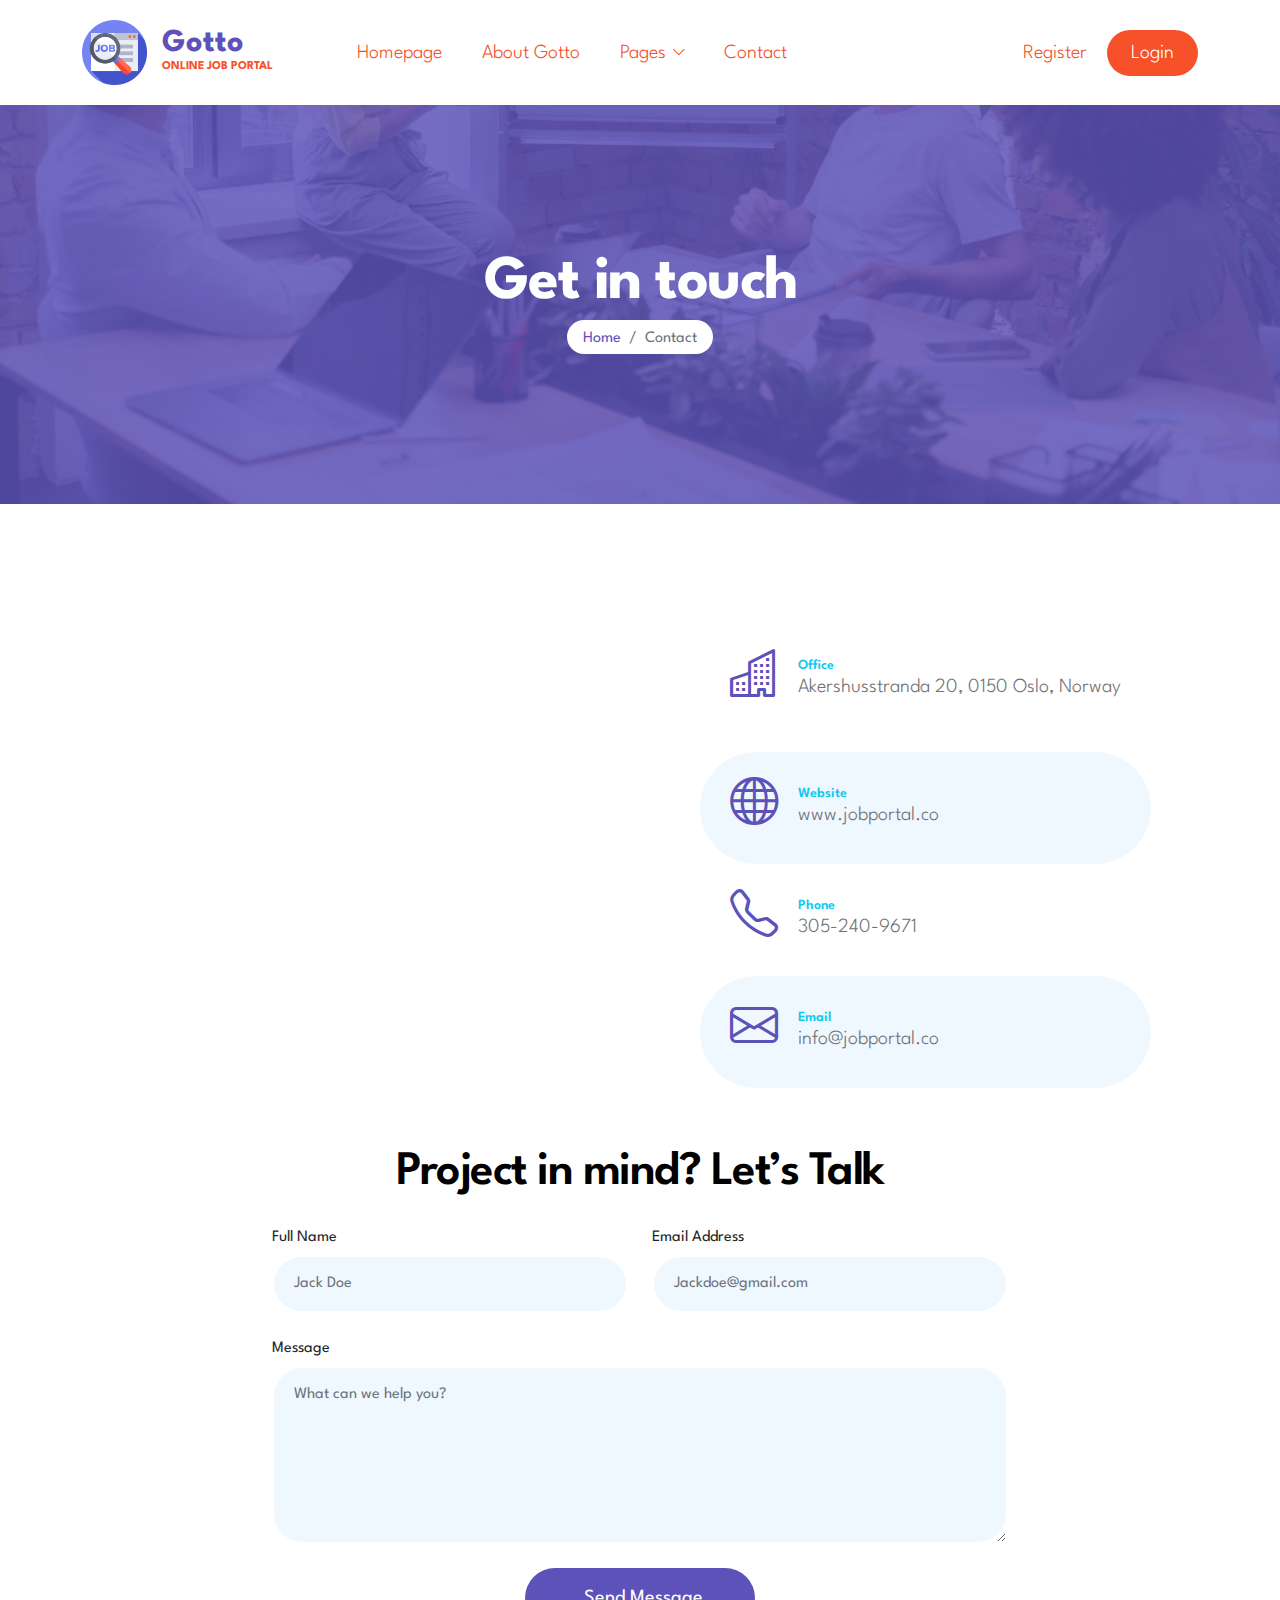
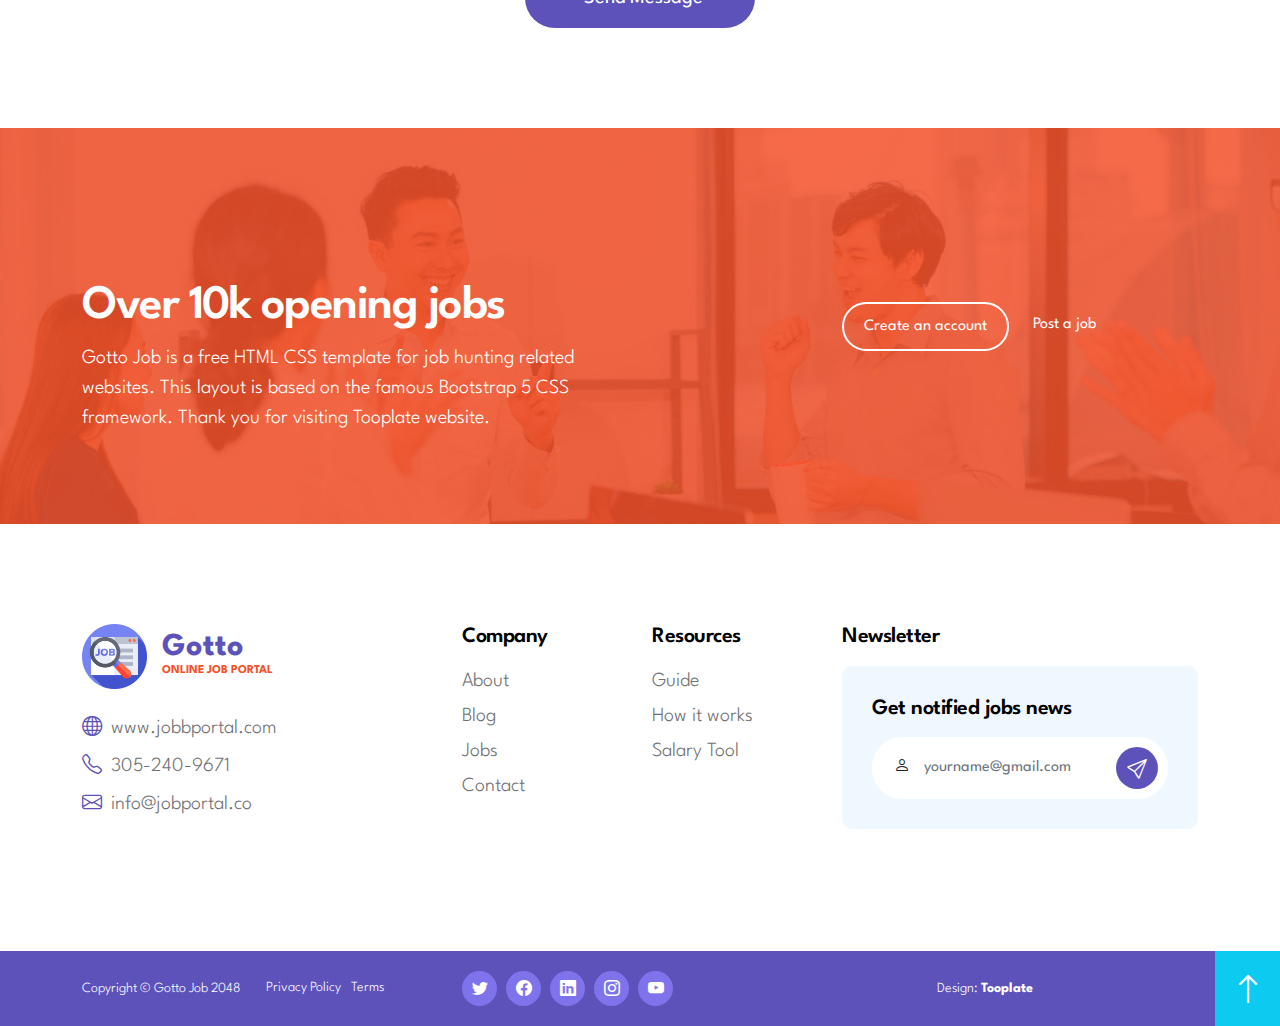
<file: 2134_gotto_job/contact.html>
<!doctype html>
<html lang="en">
    <head>
        <meta charset="utf-8">
        <meta name="viewport" content="width=device-width, initial-scale=1">

        <meta name="description" content="">
        <meta name="author" content="">

        <title>Gotto Job Contact</title>

        <!-- CSS FILES -->
        <link rel="preconnect" href="https://fonts.googleapis.com">
        
        <link rel="preconnect" href="https://fonts.gstatic.com" crossorigin>

        <link href="https://fonts.googleapis.com/css2?family=League+Spartan:wght@100;300;400;600;700&display=swap" rel="stylesheet">

        <link href="css/bootstrap.min.css" rel="stylesheet">

        <link href="css/bootstrap-icons.css" rel="stylesheet">

        <link href="css/owl.carousel.min.css" rel="stylesheet">

        <link href="css/owl.theme.default.min.css" rel="stylesheet">

        <link href="css/tooplate-gotto-job.css" rel="stylesheet">
        
<!--

Tooplate 2134 Gotto Job

https://www.tooplate.com/view/2134-gotto-job

Bootstrap 5 HTML CSS Template

-->
    </head>
    
    <body id="top">

        <nav class="navbar navbar-expand-lg">
            <div class="container">
                <a class="navbar-brand d-flex align-items-center" href="index.html">
                    <img src="images/logo.png" class="img-fluid logo-image">

                    <div class="d-flex flex-column">
                        <strong class="logo-text">Gotto</strong>
                        <small class="logo-slogan">Online Job Portal</small>
                    </div>
                </a>

                <button class="navbar-toggler" type="button" data-bs-toggle="collapse" data-bs-target="#navbarNav" aria-controls="navbarNav" aria-expanded="false" aria-label="Toggle navigation">
                    <span class="navbar-toggler-icon"></span>
                </button>

                <div class="collapse navbar-collapse" id="navbarNav">
                    <ul class="navbar-nav align-items-center ms-lg-5">
                        <li class="nav-item">
                            <a class="nav-link" href="index.html">Homepage</a>
                        </li>

                        <li class="nav-item">
                            <a class="nav-link" href="about.html">About Gotto</a>
                        </li>

                        <li class="nav-item dropdown">
                            <a class="nav-link dropdown-toggle" href="#" id="navbarLightDropdownMenuLink" role="button" data-bs-toggle="dropdown" aria-expanded="false">Pages</a>

                            <ul class="dropdown-menu dropdown-menu-light" aria-labelledby="navbarLightDropdownMenuLink">
                                <li><a class="dropdown-item" href="job-listings.html">Job Listings</a></li>

                                <li><a class="dropdown-item" href="job-details.html">Job Details</a></li>
                            </ul>
                        </li>

                        <li class="nav-item">
                            <a class="nav-link active" href="contact.html">Contact</a>
                        </li>

                        <li class="nav-item ms-lg-auto">
                            <a class="nav-link" href="#">Register</a>
                        </li>

                        <li class="nav-item">
                            <a class="nav-link custom-btn btn" href="#">Login</a>
                        </li>
                    </ul>
                </div>
            </div>
        </nav>

        <main>

            <header class="site-header">
                <div class="section-overlay"></div>

                <div class="container">
                    <div class="row">
                        
                        <div class="col-lg-12 col-12 text-center">
                            <h1 class="text-white">Get in touch</h1>

                            <nav aria-label="breadcrumb">
                                <ol class="breadcrumb justify-content-center">
                                    <li class="breadcrumb-item"><a href="index.html">Home</a></li>

                                    <li class="breadcrumb-item active" aria-current="page">Contact</li>
                                </ol>
                            </nav>
                        </div>

                    </div>
                </div>
            </header>


            <section class="contact-section section-padding">
                <div class="container">
                    <div class="row justify-content-center">

                        <div class="col-lg-6 col-12 mb-lg-5 mb-3">
                            <iframe class="google-map" src="https://www.google.com/maps/embed?pb=!1m18!1m12!1m3!1d4722.136219194832!2d10.772202738834757!3d59.917660271855105!2m3!1f0!2f0!3f0!3m2!1i1024!2i768!4f13.1!3m3!1m2!1s0x46416fa8eba7e84d%3A0xf4e943975503fa30!2sUrtehagen%20(herb%20garden)!5e1!3m2!1sen!2sth!4v1680951932259!5m2!1sen!2sth" width="100%" height="350" style="border:0;" allowfullscreen="" loading="lazy" referrerpolicy="no-referrer-when-downgrade"></iframe>
                        </div>

                        <div class="col-lg-5 col-12 mb-3 mx-auto">
                            <div class="contact-info-wrap">
                                <div class="contact-info d-flex align-items-center mb-3">
                                    <i class="custom-icon bi-building"></i>

                                    <p class="mb-0">
                                        <span class="contact-info-small-title">Office</span>

                                        Akershusstranda 20, 0150 Oslo, Norway
                                    </p>
                                </div>

                                <div class="contact-info d-flex align-items-center">
                                    <i class="custom-icon bi-globe"></i>

                                    <p class="mb-0">
                                        <span class="contact-info-small-title">Website</span>

                                        <a href="#" class="site-footer-link">
                                            www.jobportal.co
                                        </a>
                                    </p>
                                </div>

                                <div class="contact-info d-flex align-items-center">
                                    <i class="custom-icon bi-telephone"></i>

                                    <p class="mb-0">
                                        <span class="contact-info-small-title">Phone</span>

                                        <a href="tel: 305-240-9671" class="site-footer-link">
                                            305-240-9671
                                        </a>
                                    </p>
                                </div>

                                <div class="contact-info d-flex align-items-center">
                                    <i class="custom-icon bi-envelope"></i>

                                    <p class="mb-0">
                                        <span class="contact-info-small-title">Email</span>

                                        <a href="mailto:info@yourgmail.com" class="site-footer-link">
                                            info@jobportal.co
                                        </a>
                                    </p>
                                </div>
                            </div>
                        </div>

                        <div class="col-lg-8 col-12 mx-auto">
                            <form class="custom-form contact-form" action="#" method="post" role="form">
                                <h2 class="text-center mb-4">Project in mind? Let’s Talk</h2>

                                <div class="row">
                                    <div class="col-lg-6 col-md-6 col-12">
                                        <label for="first-name">Full Name</label>

                                        <input type="text" name="full-name" id="full-name" class="form-control" placeholder="Jack Doe" required>
                                    </div>

                                    <div class="col-lg-6 col-md-6 col-12">
                                        <label for="email">Email Address</label>

                                         <input type="email" name="email" id="email" pattern="[^ @]*@[^ @]*" class="form-control" placeholder="Jackdoe@gmail.com" required>
                                    </div>

                                    <div class="col-lg-12 col-12">
                                        <label for="message">Message</label>

                                        <textarea name="message" rows="6" class="form-control" id="message" placeholder="What can we help you?"></textarea>
                                    </div>

                                    <div class="col-lg-4 col-md-4 col-6 mx-auto">
                                        <button type="submit" class="form-control">Send Message</button>
                                    </div>
                                </div>
                            </form>
                        </div>

                    </div>
                </div>
            </section>

            <section class="cta-section">
                <div class="section-overlay"></div>

                <div class="container">
                    <div class="row">

                        <div class="col-lg-6 col-10">
                            <h2 class="text-white mb-2">Over 10k opening jobs</h2>

                            <p class="text-white">Gotto Job is a free HTML CSS template for job hunting related websites. This layout is based on the famous Bootstrap 5 CSS framework. Thank you for visiting Tooplate website.</p>
                        </div>

                        <div class="col-lg-4 col-12 ms-auto">
                            <div class="custom-border-btn-wrap d-flex align-items-center mt-lg-4 mt-2">
                                <a href="#" class="custom-btn custom-border-btn btn me-4">Create an account</a>

                                <a href="#" class="custom-link">Post a job</a>
                            </div>
                        </div>

                    </div>
                </div>
            </section>
        </main>

        <footer class="site-footer">
            <div class="container">
                <div class="row">

                    <div class="col-lg-4 col-md-6 col-12 mb-3">
                        <div class="d-flex align-items-center mb-4">
                            <img src="images/logo.png" class="img-fluid logo-image">

                            <div class="d-flex flex-column">
                                <strong class="logo-text">Gotto</strong>
                                <small class="logo-slogan">Online Job Portal</small>
                            </div>
                        </div>  

                        <p class="mb-2">
                            <i class="custom-icon bi-globe me-1"></i>

                            <a href="#" class="site-footer-link">
                                www.jobbportal.com
                            </a>
                        </p>

                        <p class="mb-2">
                            <i class="custom-icon bi-telephone me-1"></i>

                            <a href="tel: 305-240-9671" class="site-footer-link">
                                305-240-9671
                            </a>
                        </p>

                        <p>
                            <i class="custom-icon bi-envelope me-1"></i>

                            <a href="mailto:info@yourgmail.com" class="site-footer-link">
                                info@jobportal.co
                            </a>
                        </p>

                    </div>

                    <div class="col-lg-2 col-md-3 col-6 ms-lg-auto">
                        <h6 class="site-footer-title">Company</h6>

                        <ul class="footer-menu">
                            <li class="footer-menu-item"><a href="#" class="footer-menu-link">About</a></li>

                            <li class="footer-menu-item"><a href="#" class="footer-menu-link">Blog</a></li>

                            <li class="footer-menu-item"><a href="#" class="footer-menu-link">Jobs</a></li>

                            <li class="footer-menu-item"><a href="#" class="footer-menu-link">Contact</a></li>
                        </ul>
                    </div>

                    <div class="col-lg-2 col-md-3 col-6">
                        <h6 class="site-footer-title">Resources</h6>

                        <ul class="footer-menu">
                            <li class="footer-menu-item"><a href="#" class="footer-menu-link">Guide</a></li>

                            <li class="footer-menu-item"><a href="#" class="footer-menu-link">How it works</a></li>

                            <li class="footer-menu-item"><a href="#" class="footer-menu-link">Salary Tool</a></li>
                        </ul>
                    </div>

                    <div class="col-lg-4 col-md-8 col-12 mt-3 mt-lg-0">
                        <h6 class="site-footer-title">Newsletter</h6>

                        <form class="custom-form newsletter-form" action="#" method="post" role="form">
                            <h6 class="site-footer-title">Get notified jobs news</h6>

                            <div class="input-group">
                                <span class="input-group-text" id="basic-addon1"><i class="bi-person"></i></span>

                                <input type="text" name="newsletter-name" id="newsletter-name" class="form-control" placeholder="yourname@gmail.com" required>

                                <button type="submit" class="form-control">
                                    <i class="bi-send"></i>
                                </button>
                            </div>
                        </form>
                    </div>

                </div>
            </div>

            <div class="site-footer-bottom">
                <div class="container">
                    <div class="row">

                        <div class="col-lg-4 col-12 d-flex align-items-center">
                            <p class="copyright-text">Copyright © Gotto Job 2048</p>

                            <ul class="footer-menu d-flex">
                                <li class="footer-menu-item"><a href="#" class="footer-menu-link">Privacy Policy</a></li>

                                <li class="footer-menu-item"><a href="#" class="footer-menu-link">Terms</a></li>
                            </ul>
                        </div>

                        <div class="col-lg-5 col-12 mt-2 mt-lg-0">
                            <ul class="social-icon">
                                <li class="social-icon-item">
                                    <a href="#" class="social-icon-link bi-twitter"></a>
                                </li>

                                <li class="social-icon-item">
                                    <a href="#" class="social-icon-link bi-facebook"></a>
                                </li>

                                <li class="social-icon-item">
                                    <a href="#" class="social-icon-link bi-linkedin"></a>
                                </li>

                                <li class="social-icon-item">
                                    <a href="#" class="social-icon-link bi-instagram"></a>
                                </li>

                                <li class="social-icon-item">
                                    <a href="#" class="social-icon-link bi-youtube"></a>
                                </li>
                            </ul>
                        </div>

                        <div class="col-lg-3 col-12 mt-2 d-flex align-items-center mt-lg-0">
                            <p>Design: <a class="sponsored-link" rel="sponsored" href="https://www.tooplate.com" target="_blank">Tooplate</a></p>
                        </div>

                        <a class="back-top-icon bi-arrow-up smoothscroll d-flex justify-content-center align-items-center" href="#top"></a>

                    </div>
                </div>
            </div>
        </footer>

        <!-- JAVASCRIPT FILES -->
        <script src="js/jquery.min.js"></script>
        <script src="js/bootstrap.min.js"></script>
        <script src="js/owl.carousel.min.js"></script>
        <script src="js/counter.js"></script>
        <script src="js/custom.js"></script>

    </body>
</html>
</file>
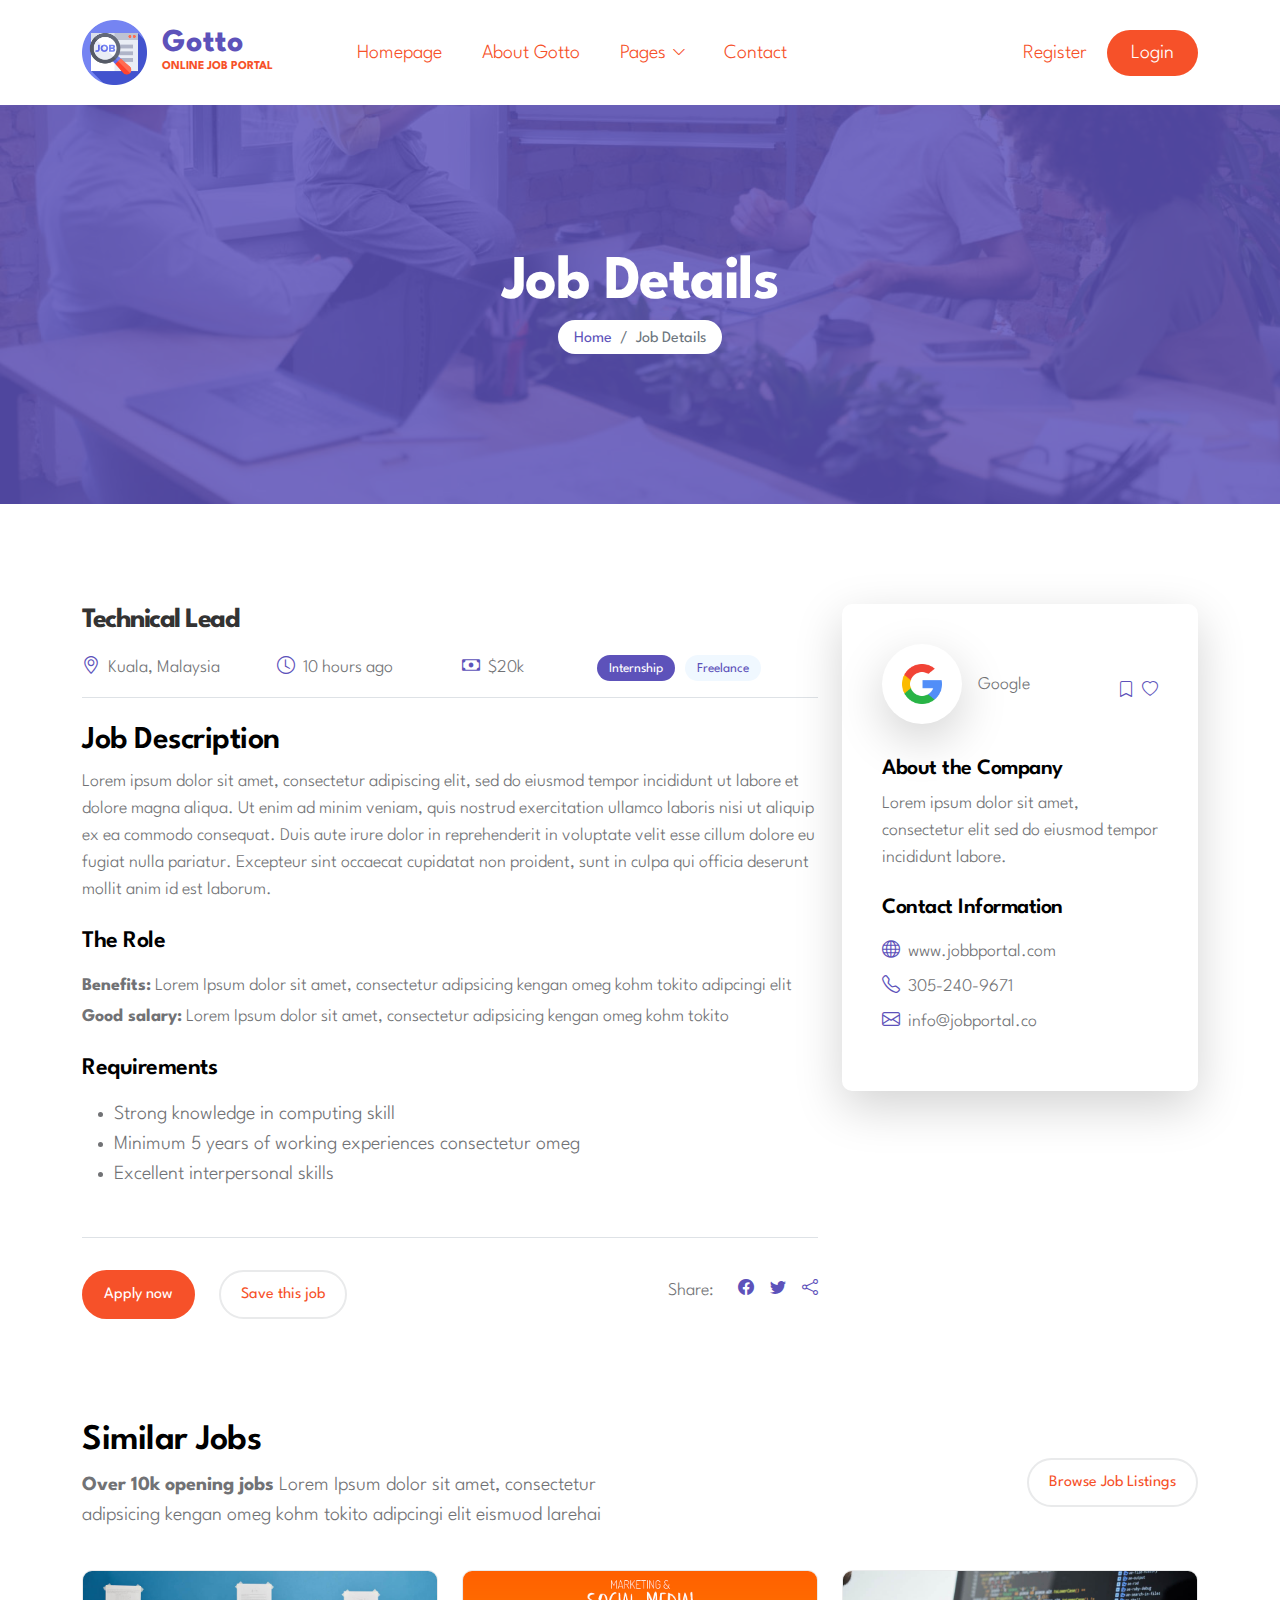
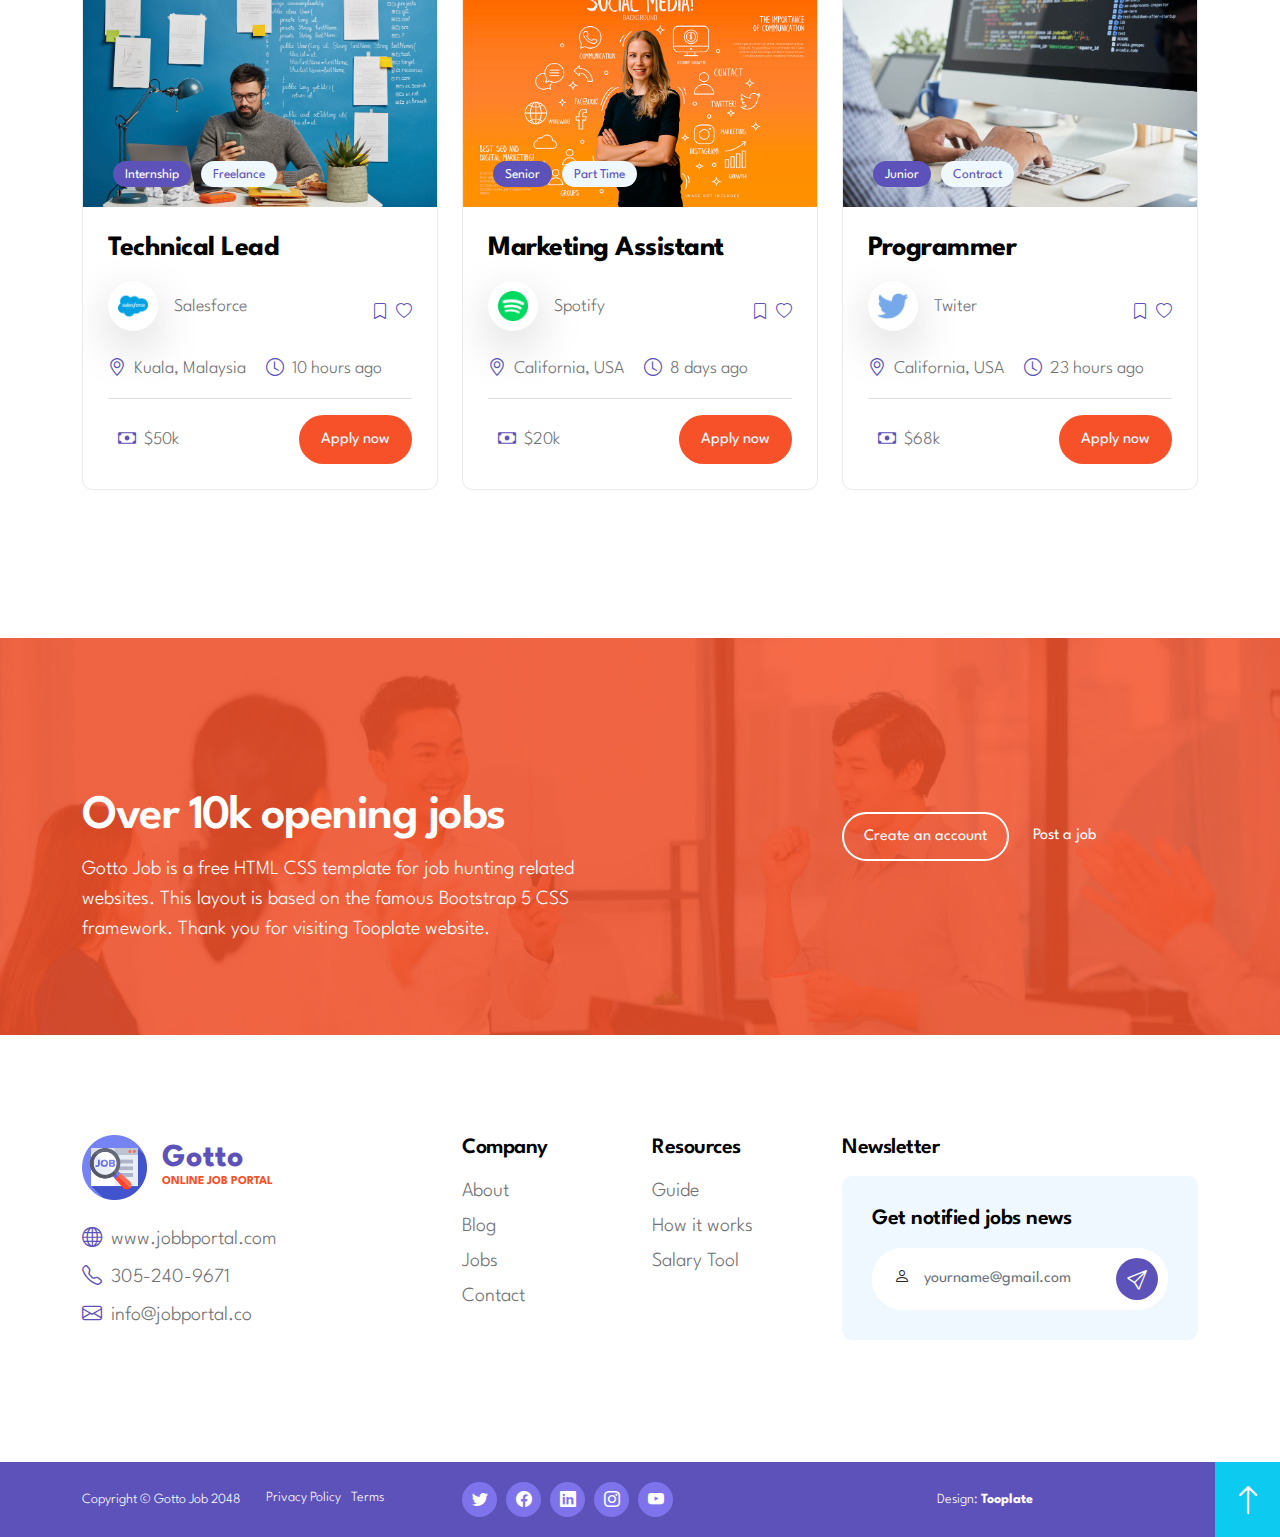
<file: 2134_gotto_job/job-details.html>
<!doctype html>
<html lang="en">
    <head>
        <meta charset="utf-8">
        <meta name="viewport" content="width=device-width, initial-scale=1">

        <meta name="description" content="">
        <meta name="author" content="">

        <title>Gotto Job Details</title>

        <!-- CSS FILES -->
        <link rel="preconnect" href="https://fonts.googleapis.com">
        
        <link rel="preconnect" href="https://fonts.gstatic.com" crossorigin>

        <link href="https://fonts.googleapis.com/css2?family=League+Spartan:wght@100;300;400;600;700&display=swap" rel="stylesheet">

        <link href="css/bootstrap.min.css" rel="stylesheet">

        <link href="css/bootstrap-icons.css" rel="stylesheet">

        <link href="css/owl.carousel.min.css" rel="stylesheet">

        <link href="css/owl.theme.default.min.css" rel="stylesheet">

        <link href="css/tooplate-gotto-job.css" rel="stylesheet">
        
<!--

Tooplate 2134 Gotto Job

https://www.tooplate.com/view/2134-gotto-job

Bootstrap 5 HTML CSS Template

-->
    </head>
    
    <body id="top">

        <nav class="navbar navbar-expand-lg">
            <div class="container">
                <a class="navbar-brand d-flex align-items-center" href="index.html">
                    <img src="images/logo.png" class="img-fluid logo-image">

                    <div class="d-flex flex-column">
                        <strong class="logo-text">Gotto</strong>
                        <small class="logo-slogan">Online Job Portal</small>
                    </div>
                </a>

                <button class="navbar-toggler" type="button" data-bs-toggle="collapse" data-bs-target="#navbarNav" aria-controls="navbarNav" aria-expanded="false" aria-label="Toggle navigation">
                    <span class="navbar-toggler-icon"></span>
                </button>

                <div class="collapse navbar-collapse" id="navbarNav">
                    <ul class="navbar-nav align-items-center ms-lg-5">
                        <li class="nav-item">
                            <a class="nav-link" href="index.html">Homepage</a>
                        </li>

                        <li class="nav-item">
                            <a class="nav-link" href="about.html">About Gotto</a>
                        </li>

                        <li class="nav-item dropdown">
                            <a class="nav-link dropdown-toggle" href="#" id="navbarLightDropdownMenuLink" role="button" data-bs-toggle="dropdown" aria-expanded="false">Pages</a>

                            <ul class="dropdown-menu dropdown-menu-light" aria-labelledby="navbarLightDropdownMenuLink">
                                <li><a class="dropdown-item" href="job-listings.html">Job Listings</a></li>

                                <li><a class="dropdown-item active" href="job-details.html">Job Details</a></li>
                            </ul>
                        </li>

                        <li class="nav-item">
                            <a class="nav-link" href="contact.html">Contact</a>
                        </li>

                        <li class="nav-item ms-lg-auto">
                            <a class="nav-link" href="#">Register</a>
                        </li>

                        <li class="nav-item">
                            <a class="nav-link custom-btn btn" href="#">Login</a>
                        </li>
                    </ul>
                </div>
            </div>
        </nav>

        <main>

            <header class="site-header">
                <div class="section-overlay"></div>

                <div class="container">
                    <div class="row">
                        
                        <div class="col-lg-12 col-12 text-center">
                            <h1 class="text-white">Job Details</h1>

                            <nav aria-label="breadcrumb">
                                <ol class="breadcrumb justify-content-center">
                                    <li class="breadcrumb-item"><a href="index.html">Home</a></li>

                                    <li class="breadcrumb-item active" aria-current="page">Job Details</li>
                                </ol>
                            </nav>
                        </div>

                    </div>
                </div>
            </header>


            <section class="job-section section-padding pb-0">
                <div class="container">
                    <div class="row">

                        <div class="col-lg-8 col-12">
                            <h2 class="job-title mb-0">Technical Lead</h2>

                            <div class="job-thumb job-thumb-detail">
                                <div class="d-flex flex-wrap align-items-center border-bottom pt-lg-3 pt-2 pb-3 mb-4">
                                    <p class="job-location mb-0">
                                        <i class="custom-icon bi-geo-alt me-1"></i>
                                        Kuala, Malaysia
                                    </p>

                                    <p class="job-date mb-0">
                                        <i class="custom-icon bi-clock me-1"></i>
                                        10 hours ago
                                    </p>

                                    <p class="job-price mb-0">
                                        <i class="custom-icon bi-cash me-1"></i>
                                        $20k
                                    </p>

                                    <div class="d-flex">
                                        <p class="mb-0">
                                            <a href="job-listings.html" class="badge badge-level">Internship</a>
                                        </p>

                                        <p class="mb-0">
                                            <a href="job-listings.html" class="badge">Freelance</a>
                                        </p>
                                    </div>
                                </div>

                                <h4 class="mt-4 mb-2">Job Description</h4>

                                <p>Lorem ipsum dolor sit amet, consectetur adipiscing elit, sed do eiusmod tempor incididunt ut labore et dolore magna aliqua. Ut enim ad minim veniam, quis nostrud exercitation ullamco laboris nisi ut aliquip ex ea commodo consequat. Duis aute irure dolor in reprehenderit in voluptate velit esse cillum dolore eu fugiat nulla pariatur. Excepteur sint occaecat cupidatat non proident, sunt in culpa qui officia deserunt mollit anim id est laborum.</p>

                                <h5 class="mt-4 mb-3">The Role</h5>

                                <p class="mb-1"><strong>Benefits:</strong> Lorem Ipsum dolor sit amet, consectetur adipsicing kengan omeg kohm tokito adipcingi elit</p>

                                <p><strong>Good salary:</strong> Lorem Ipsum dolor sit amet, consectetur adipsicing kengan omeg kohm tokito</p>

                                <h5 class="mt-4 mb-3">Requirements</h5>

                                <ul>
                                    <li>Strong knowledge in computing skill</li>

                                    <li>Minimum 5 years of working experiences consectetur omeg</li>

                                    <li>Excellent interpersonal skills</li>
                                </ul>

                                <div class="d-flex justify-content-center flex-wrap mt-5 border-top pt-4">
                                    <a href="#" class="custom-btn btn mt-2">Apply now</a>

                                    <a href="#" class="custom-btn custom-border-btn btn mt-2 ms-lg-4 ms-3">Save this job</a>

                                    <div class="job-detail-share d-flex align-items-center">
                                        <p class="mb-0 me-lg-4 me-3">Share:</p>

                                        <a href="#" class="bi-facebook"></a>

                                        <a href="#" class="bi-twitter mx-3"></a>

                                        <a href="#" class="bi-share"></a>
                                    </div>
                                </div>
                            </div>
                        </div>

                        <div class="col-lg-4 col-12 mt-5 mt-lg-0">
                            <div class="job-thumb job-thumb-detail-box bg-white shadow-lg">
                                <div class="d-flex align-items-center">
                                    <div class="job-image-wrap d-flex align-items-center bg-white shadow-lg mb-3">
                                        <img src="images/logos/google.png" class="job-image me-3 img-fluid" alt="">

                                        <p class="mb-0">Google</p>
                                    </div>

                                    <a href="#" class="bi-bookmark ms-auto me-2"></a>

                                    <a href="#" class="bi-heart"></a>
                                </div>

                                <h6 class="mt-3 mb-2">About the Company</h6>

                                <p>Lorem ipsum dolor sit amet, consectetur elit sed do eiusmod tempor incididunt labore.</p>

                                <h6 class="mt-4 mb-3">Contact Information</h6>

                                <p class="mb-2">
                                    <i class="custom-icon bi-globe me-1"></i>

                                    <a href="#" class="site-footer-link">
                                        www.jobbportal.com
                                    </a>
                                </p>

                                <p class="mb-2">
                                    <i class="custom-icon bi-telephone me-1"></i>

                                    <a href="tel: 305-240-9671" class="site-footer-link">
                                        305-240-9671
                                    </a>
                                </p>

                                <p>
                                    <i class="custom-icon bi-envelope me-1"></i>

                                    <a href="mailto:info@yourgmail.com" class="site-footer-link">
                                        info@jobportal.co
                                    </a>
                                </p>
                            </div>
                        </div>

                    </div>
                </div>
            </section>


            <section class="job-section section-padding">
                <div class="container">
                    <div class="row align-items-center">

                        <div class="col-lg-6 col-12 mb-lg-4">
                            <h3>Similar Jobs</h3>

                            <p><strong>Over 10k opening jobs</strong> Lorem Ipsum dolor sit amet, consectetur adipsicing kengan omeg kohm tokito adipcingi elit eismuod larehai</p>
                        </div>

                        <div class="col-lg-4 col-12 d-flex ms-auto mb-5 mb-lg-4">
                            <a href="job-listings.html" class="custom-btn custom-border-btn btn ms-lg-auto">Browse Job Listings</a>
                        </div>

                        <div class="col-lg-4 col-md-6 col-12">
                            <div class="job-thumb job-thumb-box">
                                <div class="job-image-box-wrap">
                                    <a href="job-details.html">
                                        <img src="images/jobs/it-professional-works-startup-project.jpg" class="job-image img-fluid" alt="">
                                    </a>

                                    <div class="job-image-box-wrap-info d-flex align-items-center">
                                        <p class="mb-0">
                                            <a href="job-listings.html" class="badge badge-level">Internship</a>
                                        </p>

                                        <p class="mb-0">
                                            <a href="job-listings.html" class="badge">Freelance</a>
                                        </p>
                                    </div>
                                </div>

                                <div class="job-body">
                                    <h4 class="job-title">
                                        <a href="job-details.html" class="job-title-link">Technical Lead</a>
                                    </h4>

                                    <div class="d-flex align-items-center">
                                        <div class="job-image-wrap d-flex align-items-center bg-white shadow-lg mt-2 mb-4">
                                            <img src="images/logos/salesforce.png" class="job-image me-3 img-fluid" alt="">

                                            <p class="mb-0">Salesforce</p>
                                        </div>

                                        <a href="#" class="bi-bookmark ms-auto me-2">
                                        </a>

                                        <a href="#" class="bi-heart">
                                        </a>
                                    </div>

                                    <div class="d-flex align-items-center">
                                        <p class="job-location">
                                            <i class="custom-icon bi-geo-alt me-1"></i>
                                            Kuala, Malaysia
                                        </p>

                                        <p class="job-date">
                                            <i class="custom-icon bi-clock me-1"></i>
                                            10 hours ago
                                        </p>
                                    </div>

                                    <div class="d-flex align-items-center border-top pt-3">
                                        <p class="job-price mb-0">
                                            <i class="custom-icon bi-cash me-1"></i>
                                            $50k
                                        </p>

                                        <a href="job-details.html" class="custom-btn btn ms-auto">Apply now</a>
                                    </div>
                                </div>
                            </div>
                        </div>

                        <div class="col-lg-4 col-md-6 col-12">
                            <div class="job-thumb job-thumb-box">
                                <div class="job-image-box-wrap">
                                    <a href="job-details.html">
                                        <img src="images/jobs/marketing-assistant.jpg" class="job-image img-fluid" alt="marketing assistant">
                                    </a>

                                    <div class="job-image-box-wrap-info d-flex align-items-center">
                                        <p class="mb-0">
                                            <a href="job-listings.html" class="badge badge-level">Senior</a>
                                        </p>

                                        <p class="mb-0">
                                            <a href="job-listings.html" class="badge">Part Time</a>
                                        </p>
                                    </div>
                                </div>

                                <div class="job-body">
                                    <h4 class="job-title">
                                        <a href="job-details.html" class="job-title-link">Marketing Assistant</a>
                                    </h4>

                                    <div class="d-flex align-items-center">
                                        <div class="job-image-wrap d-flex align-items-center bg-white shadow-lg mt-2 mb-4">
                                            <img src="images/logos/spotify.png" class="job-image me-3 img-fluid" alt="">

                                            <p class="mb-0">Spotify</p>
                                        </div>

                                        <a href="#" class="bi-bookmark ms-auto me-2">
                                        </a>

                                        <a href="#" class="bi-heart">
                                        </a>
                                    </div>

                                    <div class="d-flex align-items-center">
                                        <p class="job-location">
                                            <i class="custom-icon bi-geo-alt me-1"></i>
                                            California, USA
                                        </p>

                                        <p class="job-date">
                                            <i class="custom-icon bi-clock me-1"></i>
                                            8 days ago
                                        </p>
                                    </div>

                                    <div class="d-flex align-items-center border-top pt-3">
                                        <p class="job-price mb-0">
                                            <i class="custom-icon bi-cash me-1"></i>
                                            $20k
                                        </p>

                                        <a href="job-details.html" class="custom-btn btn ms-auto">Apply now</a>
                                    </div>
                                </div>
                            </div>
                        </div>

                        <div class="col-lg-4 col-md-6 col-12">
                            <div class="job-thumb job-thumb-box">
                                <div class="job-image-box-wrap">
                                    <a href="job-details.html">
                                        <img src="images/jobs/coding-man.jpg" class="job-image img-fluid" alt="">
                                    </a>

                                    <div class="job-image-box-wrap-info d-flex align-items-center">
                                        <p class="mb-0">
                                            <a href="job-listings.html" class="badge badge-level">Junior</a>
                                        </p>

                                        <p class="mb-0">
                                            <a href="job-listings.html" class="badge">Contract</a>
                                        </p>
                                    </div>
                                </div>

                                <div class="job-body">
                                    <h4 class="job-title">
                                        <a href="job-details.html" class="job-title-link">Programmer</a>
                                    </h4>
                                        
                                    <div class="d-flex align-items-center">
                                        <div class="job-image-wrap d-flex align-items-center bg-white shadow-lg mt-2 mb-4">
                                            <img src="images/logos/twitter.png" class="job-image me-3 img-fluid" alt="">

                                            <p class="mb-0">Twiter</p>
                                        </div>

                                        <a href="#" class="bi-bookmark ms-auto me-2">
                                        </a>

                                        <a href="#" class="bi-heart">
                                        </a>
                                    </div>

                                    <div class="d-flex align-items-center">
                                        <p class="job-location">
                                            <i class="custom-icon bi-geo-alt me-1"></i>
                                            California, USA
                                        </p>

                                        <p class="job-date">
                                            <i class="custom-icon bi-clock me-1"></i>
                                            23 hours ago
                                        </p>
                                    </div>

                                    <div class="d-flex align-items-center border-top pt-3">
                                        <p class="job-price mb-0">
                                            <i class="custom-icon bi-cash me-1"></i>
                                            $68k
                                        </p>

                                        <a href="job-details.html" class="custom-btn btn ms-auto">Apply now</a>
                                    </div>
                                </div>
                            </div>
                        </div>

                    </div>
                </div>
            </section>


            <section class="cta-section">
                <div class="section-overlay"></div>

                <div class="container">
                    <div class="row">

                        <div class="col-lg-6 col-10">
                            <h2 class="text-white mb-2">Over 10k opening jobs</h2>

                            <p class="text-white">Gotto Job is a free HTML CSS template for job hunting related websites. This layout is based on the famous Bootstrap 5 CSS framework. Thank you for visiting Tooplate website.</p>
                        </div>

                        <div class="col-lg-4 col-12 ms-auto">
                            <div class="custom-border-btn-wrap d-flex align-items-center mt-lg-4 mt-2">
                                <a href="#" class="custom-btn custom-border-btn btn me-4">Create an account</a>

                                <a href="#" class="custom-link">Post a job</a>
                            </div>
                        </div>

                    </div>
                </div>
            </section>
        </main>

        <footer class="site-footer">
            <div class="container">
                <div class="row">

                    <div class="col-lg-4 col-md-6 col-12 mb-3">
                        <div class="d-flex align-items-center mb-4">
                            <img src="images/logo.png" class="img-fluid logo-image">

                            <div class="d-flex flex-column">
                                <strong class="logo-text">Gotto</strong>
                                <small class="logo-slogan">Online Job Portal</small>
                            </div>
                        </div>  

                        <p class="mb-2">
                            <i class="custom-icon bi-globe me-1"></i>

                            <a href="#" class="site-footer-link">
                                www.jobbportal.com
                            </a>
                        </p>

                        <p class="mb-2">
                            <i class="custom-icon bi-telephone me-1"></i>

                            <a href="tel: 305-240-9671" class="site-footer-link">
                                305-240-9671
                            </a>
                        </p>

                        <p>
                            <i class="custom-icon bi-envelope me-1"></i>

                            <a href="mailto:info@yourgmail.com" class="site-footer-link">
                                info@jobportal.co
                            </a>
                        </p>

                    </div>

                    <div class="col-lg-2 col-md-3 col-6 ms-lg-auto">
                        <h6 class="site-footer-title">Company</h6>

                        <ul class="footer-menu">
                            <li class="footer-menu-item"><a href="#" class="footer-menu-link">About</a></li>

                            <li class="footer-menu-item"><a href="#" class="footer-menu-link">Blog</a></li>

                            <li class="footer-menu-item"><a href="#" class="footer-menu-link">Jobs</a></li>

                            <li class="footer-menu-item"><a href="#" class="footer-menu-link">Contact</a></li>
                        </ul>
                    </div>

                    <div class="col-lg-2 col-md-3 col-6">
                        <h6 class="site-footer-title">Resources</h6>

                        <ul class="footer-menu">
                            <li class="footer-menu-item"><a href="#" class="footer-menu-link">Guide</a></li>

                            <li class="footer-menu-item"><a href="#" class="footer-menu-link">How it works</a></li>

                            <li class="footer-menu-item"><a href="#" class="footer-menu-link">Salary Tool</a></li>
                        </ul>
                    </div>

                    <div class="col-lg-4 col-md-8 col-12 mt-3 mt-lg-0">
                        <h6 class="site-footer-title">Newsletter</h6>

                        <form class="custom-form newsletter-form" action="#" method="post" role="form">
                            <h6 class="site-footer-title">Get notified jobs news</h6>

                            <div class="input-group">
                                <span class="input-group-text" id="basic-addon1"><i class="bi-person"></i></span>

                                <input type="text" name="newsletter-name" id="newsletter-name" class="form-control" placeholder="yourname@gmail.com" required>

                                <button type="submit" class="form-control">
                                    <i class="bi-send"></i>
                                </button>
                            </div>
                        </form>
                    </div>

                </div>
            </div>

            <div class="site-footer-bottom">
                <div class="container">
                    <div class="row">

                        <div class="col-lg-4 col-12 d-flex align-items-center">
                            <p class="copyright-text">Copyright © Gotto Job 2048</p>

                            <ul class="footer-menu d-flex">
                                <li class="footer-menu-item"><a href="#" class="footer-menu-link">Privacy Policy</a></li>

                                <li class="footer-menu-item"><a href="#" class="footer-menu-link">Terms</a></li>
                            </ul>
                        </div>

                        <div class="col-lg-5 col-12 mt-2 mt-lg-0">
                            <ul class="social-icon">
                                <li class="social-icon-item">
                                    <a href="#" class="social-icon-link bi-twitter"></a>
                                </li>

                                <li class="social-icon-item">
                                    <a href="#" class="social-icon-link bi-facebook"></a>
                                </li>

                                <li class="social-icon-item">
                                    <a href="#" class="social-icon-link bi-linkedin"></a>
                                </li>

                                <li class="social-icon-item">
                                    <a href="#" class="social-icon-link bi-instagram"></a>
                                </li>

                                <li class="social-icon-item">
                                    <a href="#" class="social-icon-link bi-youtube"></a>
                                </li>
                            </ul>
                        </div>

                        <div class="col-lg-3 col-12 mt-2 d-flex align-items-center mt-lg-0">
                            <p>Design: <a class="sponsored-link" rel="sponsored" href="https://www.tooplate.com" target="_blank">Tooplate</a></p>
                        </div>

                        <a class="back-top-icon bi-arrow-up smoothscroll d-flex justify-content-center align-items-center" href="#top"></a>

                    </div>
                </div>
            </div>
        </footer>

        <!-- JAVASCRIPT FILES -->
        <script src="js/jquery.min.js"></script>
        <script src="js/bootstrap.min.js"></script>
        <script src="js/owl.carousel.min.js"></script>
        <script src="js/counter.js"></script>
        <script src="js/custom.js"></script>

    </body>
</html>
</file>
<file: 2134_gotto_job/css/tooplate-gotto-job.css>
/*

Tooplate 2134 Gotto Job

https://www.tooplate.com/view/2134-gotto-job

*/

/*---------------------------------------
  CUSTOM PROPERTIES ( VARIABLES )             
-----------------------------------------*/
:root {
  --white-color:                  #ffffff;
  --primary-color:                #5d52ba;
  --secondary-color:              #0dcaf0;
  --section-bg-color:             #f0f8ff;
  --custom-btn-bg-color:          #f65129;
  --social-icon-link-bg-color:    #7f73eb;
  --dark-color:                   #000000;
  --p-color:                      #717275;
  --border-color:                 #e9eaeb;

  --body-font-family:             'League Spartan', sans-serif;

  --h1-font-size:                 62px;
  --h2-font-size:                 48px;
  --h3-font-size:                 36px;
  --h4-font-size:                 32px;
  --h5-font-size:                 24px;
  --h6-font-size:                 22px;
  --p-font-size:                  20px;
  --btn-font-size:                16px;
  --copyright-font-size:          14px;

  --border-radius-large:          100px;
  --border-radius-medium:         30px;
  --border-radius-small:          10px;

  --font-weight-thin:             100;
  --font-weight-light:            300;
  --font-weight-normal:           400;
  --font-weight-semibold:         600;
  --font-weight-bold:             700;
}

body {
  background-color: var(--white-color);
  font-family: var(--body-font-family); 
}


/*---------------------------------------
  TYPOGRAPHY               
-----------------------------------------*/
h1,
h2,
h3,
h4,
h5,
h6 {
  color: var(--dark-color);
  font-weight: var(--font-weight-semibold);
  letter-spacing: -0.5px;
}

h1,
h2 {
  letter-spacing: -1.5px;
}

h1 {
  font-size: var(--h1-font-size);
  line-height: normal;
  font-weight: var(--font-weight-bold);
}

h2 {
  font-size: var(--h2-font-size);
}

h3 {
  font-size: var(--h3-font-size);
}

h4 {
  font-size: var(--h4-font-size);
}

h5 {
  font-size: var(--h5-font-size);
}

h6 {
  font-size: var(--h6-font-size);
}

p {
  color: var(--p-color);
  font-size: var(--p-font-size);
  font-weight: var(--font-weight-light);
}

ul li {
  color: var(--p-color);
  font-size: var(--p-font-size);
  font-weight: var(--font-weight-light);
}

a, 
button {
  touch-action: manipulation;
  transition: all 0.3s;
}

a {
  color: var(--primary-color);
  text-decoration: none;
}

a:hover {
  color: var(--custom-btn-bg-color);
}

b,
strong {
  font-weight: var(--font-weight-bold);
}


/*---------------------------------------
  SECTION               
-----------------------------------------*/
.section-padding {
  padding-top: 100px;
  padding-bottom: 100px;
}

.section-bg {
  background: var(--section-bg-color);
}

.section-overlay {
  background: rgba(0, 0, 0, 0.85);
  background: var(--custom-btn-bg-color);
  opacity: 0.85;
  position: absolute;
  top: 0;
  left: 0;
  pointer-events: none;
  width: 100%;
  height: 100%;
}

.section-overlay + .container {
  position: relative;
}

.back-top-icon {
  background: var(--secondary-color);
  width: 65px;
  color: var(--white-color);
  font-size: var(--h4-font-size);
  position: absolute;
  top: 0;
  bottom: 0;
  right: 0;
  transition: all 0.5s;
}

.back-top-icon:hover {
  background: var(--custom-btn-bg-color);
  color: var(--white-color);
}

.custom-block {
  background: var(--primary-color);
  border-top: 20px solid var(--secondary-color);
  border-radius: var(--border-radius-medium);
  position: relative;
  overflow: hidden;
  padding: 30px 50px;
}

.custom-icon {
  color: var(--primary-color);
}

.instagram-block {
  position: relative;
  height: 100%;
}

.instagram-block-text {
  position: absolute;
  top: 50%;
  left: 50%;
  transform: translate(-50%, -50%);
}

nav[aria-label="breadcrumb"] {
  background: var(--white-color);
  border-radius: var(--border-radius-large);
  display: inline-block;
  padding: 7px 16px 3px 16px;
}

.breadcrumb {
  margin-bottom: 0;
}


/*---------------------------------------
  PAGINATION               
-----------------------------------------*/
.pagination {
  margin-top: 30px;
  margin-bottom: 0;
}

.page-link {
  border-color: var(--border-color);
  border-radius: var(--border-radius-large);
  color: var(--p-color);
  font-size: var(--copyright-font-size);
  padding: 0;
  width: 45px;
  height: 45px;
  line-height: 45px;
  text-align: center;
  margin-right: 10px;
  margin-left: 10px;
}

.page-item.active .page-link,
.page-link:hover {
  background: var(--secondary-color);
  border-color: transparent;
  color: var(--white-color);
}

.page-item:first-child .page-link,
.page-item:last-child .page-link {
  border: 0;
  border-radius: var(--border-radius-large);
}

.page-item:not(:first-child) .page-link {
  margin-left: 5px;
}


/*---------------------------------------
  CUSTOM FORM               
-----------------------------------------*/
.custom-form .input-group {
  background-color: var(--white-color);
  border-radius: var(--border-radius-medium);
  margin-bottom: 24px;
  position: relative;
  overflow: hidden;
  padding-left: 10px;
}

.input-group-text {
  background: transparent;
  border: 0;
  padding-right: 0;
}

.custom-form label {
  margin-bottom: 5px;
}

.custom-form .form-control {
  background-color: var(--white-color);
  border: 2px solid transparent;
  border-radius: var(--border-radius-medium);
  box-shadow: none;
  color: var(--p-color);
  padding-top: 12px;
  padding-bottom: 12px;
  outline: none;
}

.custom-form button[type="submit"] {
  background: var(--primary-color);
  border: none;
  color: var(--white-color);
  font-size: var(--p-font-size);
  font-weight: var(--font-weight-normal);
  transition: all 0.3s;
  margin-bottom: 24px;
}

.custom-form button[type="submit"]:hover,
.custom-form button[type="submit"]:focus {
  background: var(--secondary-color);
  border-color: transparent;
}


/*---------------------------------------
  CUSTOM TEXT BLOCK               
-----------------------------------------*/
.custom-text-block {
  background: var(--primary-color);
  padding: 80px 60px;
  height: 100%;
}

.counter-thumb {
  margin: 20px;
  margin-bottom: 0;
}

.counter-number,
.counter-text {
  color: var(--secondary-color);
  display: block;
}

.counter-number,
.counter-number-text {
  color: var(--dark-color);
  font-size: var(--h1-font-size);
  line-height: normal;
}

.custom-text-block .counter-number,
.custom-text-block .counter-number-text {
  color: var(--white-color);
}


/*---------------------------------------
  CUSTOM LINK               
-----------------------------------------*/
.custom-link {
  color: var(--p-color);
  position: relative;
  overflow: hidden;
  z-index: 1;
  display: inline-block;
  vertical-align: middle;
  transition: all .3s cubic-bezier(.645,.045,.355,1);
  padding-bottom: 2px;
}

.custom-link::after {
  content: "";
  width: 0;
  height: 2px;
  bottom: 0;
  position: absolute;
  left: auto;
  right: 0;
  z-index: -1;
  transition: width .6s cubic-bezier(.25,.8,.25,1) 0s;
  background: currentColor;
}

.custom-link:hover::after {
  width: 100%;
  left: 0;
  right: auto;
}

.custom-link:hover {
  color: var(--primary-color);
}

.custom-link:hover::after {
  background: var(--custom-btn-bg-color);
}


/*---------------------------------------
  CUSTOM BUTTON               
-----------------------------------------*/
.custom-btn {
  background: var(--custom-btn-bg-color);
  border: 2px solid transparent;
  border-radius: var(--border-radius-large);
  color: var(--white-color);
  font-size: var(--btn-font-size);
  font-weight: var(--font-weight-normal);
  line-height: normal;
  padding: 15px 20px;
}

.custom-btn:hover,
.navbar-expand-lg .navbar-nav .nav-link.custom-btn:hover {
  background: var(--secondary-color);
  color: var(--white-color);
}

.custom-border-btn-wrap .custom-border-btn {
  border-color: var(--white-color);
  color: var(--white-color);
}

.custom-border-btn-wrap .custom-border-btn:hover,
.cta-section .custom-border-btn:hover {
  background: var(--white-color);
  color: var(--custom-btn-bg-color);
}

.custom-border-btn-wrap .custom-link {
  color: var(--white-color);
}

.custom-border-btn-wrap .custom-link:hover::after {
  background: var(--white-color);
}

.custom-border-btn {
  background: transparent;
  border: 2px solid var(--border-color);
  color: var(--custom-btn-bg-color);
}

.custom-border-btn:hover {
  background: var(--custom-btn-bg-color);
  border-color: transparent;
  color: var(--white-color);
}

.navbar-expand-lg .navbar-nav .nav-link.custom-btn {
  padding: 12px 22px;
  color: var(--white-color);
}


/*---------------------------------------
  NAVIGATION              
-----------------------------------------*/
.navbar {
  background: var(--white-color);
  padding-top: 15px;
  padding-bottom: 15px;
}

.navbar-brand {
  font-size: var(--h4-font-size);
  font-weight: var(--font-weight-bold);
}

.logo-image {
  display: block;
  width: 65px;
  margin-right: 15px;
}

.logo-text {
  color: var(--primary-color);
  font-size: var(--h4-font-size);
  display: block;
  line-height: normal;
}

.logo-slogan {
  color: var(--custom-btn-bg-color);
  font-size: 12px;
  font-weight: var(--font-weight-bold);
  text-transform: uppercase;
}

.navbar-brand,
.navbar-brand:hover {
  color: var(--primary-color);
}

.navbar-expand-lg .navbar-nav .nav-link {
  margin-right: 0;
  margin-left: 0;
  padding: 20px;
}

.navbar-expand-lg .navbar-nav {
  width: 100%;
}

.navbar-nav .nav-link {
  display: inline-block;
  color: var(--custom-btn-bg-color);
  font-size: var(--menu-font-size);
  font-weight: var(--font-weight-medium);
  position: relative;
  padding-top: 15px;
  padding-bottom: 15px;
}

.navbar-nav .nav-link.active,
.navbar-nav .nav-link:hover {
  color: var(--custom-btn-bg-color);
}

.dropdown-menu {
  background: var(--white-color);
  box-shadow: 0 1rem 3rem rgba(0,0,0,.175);
  border: 0;
  padding: 0;
  margin-top: 20px;
}

.dropdown-item {
  display: inline-block;
  color: var(--p-bg-color);
  font-size: var(--menu-font-size);
  font-weight: var(--font-weight-medium);
  border-bottom: 1px solid var(--border-color);
  position: relative;
  padding-top: 10px;
  padding-bottom: 10px;
}

.dropdown-menu li:last-child .dropdown-item {
  border-bottom: 0;
}

.dropdown-item.active, 
.dropdown-item:active,
.dropdown-item:focus, 
.dropdown-item:hover {
  background: transparent;
  color: var(--custom-btn-bg-color);
}

.dropdown-toggle::after {
  content: "\f282";
  display: inline-block;
  font-family: bootstrap-icons !important;
  font-size: var(--copyright-font-size);
  font-style: normal;
  font-weight: normal !important;
  font-variant: normal;
  text-transform: none;
  line-height: 1;
  vertical-align: -.125em;
  -webkit-font-smoothing: antialiased;
  -moz-osx-font-smoothing: grayscale;
  position: relative;
  left: 2px;
  border: 0;
}

@media screen and (min-width: 992px) {
  .dropdown:hover .dropdown-menu {
    display: block;
    margin-top: 0;
  }
}

.navbar-toggler {
  border: 0;
  padding: 0;
  cursor: pointer;
  margin: 0;
  width: 30px;
  height: 35px;
  outline: none;
}

.navbar-toggler:focus {
  outline: none;
  box-shadow: none;
}

.navbar-toggler[aria-expanded="true"] .navbar-toggler-icon {
  background: transparent;
}

.navbar-toggler[aria-expanded="true"] .navbar-toggler-icon:before,
.navbar-toggler[aria-expanded="true"] .navbar-toggler-icon:after {
  transition: top 300ms 50ms ease, -webkit-transform 300ms 350ms ease;
  transition: top 300ms 50ms ease, transform 300ms 350ms ease;
  transition: top 300ms 50ms ease, transform 300ms 350ms ease, -webkit-transform 300ms 350ms ease;
  top: 0;
}

.navbar-toggler[aria-expanded="true"] .navbar-toggler-icon:before {
  transform: rotate(45deg);
}

.navbar-toggler[aria-expanded="true"] .navbar-toggler-icon:after {
  transform: rotate(-45deg);
}

.navbar-toggler .navbar-toggler-icon {
  background: var(--dark-color);
  transition: background 10ms 300ms ease;
  display: block;
  width: 30px;
  height: 2px;
  position: relative;
}

.navbar-toggler .navbar-toggler-icon:before,
.navbar-toggler .navbar-toggler-icon:after {
  transition: top 300ms 350ms ease, -webkit-transform 300ms 50ms ease;
  transition: top 300ms 350ms ease, transform 300ms 50ms ease;
  transition: top 300ms 350ms ease, transform 300ms 50ms ease, -webkit-transform 300ms 50ms ease;
  position: absolute;
  right: 0;
  left: 0;
  background: var(--dark-color);
  width: 30px;
  height: 2px;
  content: '';
}

.navbar-toggler .navbar-toggler-icon::before {
  top: -8px;
}

.navbar-toggler .navbar-toggler-icon::after {
  top: 8px;
}


/*---------------------------------------
  SITE HEADER              
-----------------------------------------*/
.site-header {
  background-image: url('../images/site-header/close-up-young-business-team-working.jpg');
  background-repeat: no-repeat;
  background-position: bottom;
  background-size: cover;
  position: relative;
  padding-top: 150px;
  padding-bottom: 150px;
}

.site-header .section-overlay {
  background: var(--primary-color);
}


/*---------------------------------------
  hero              
-----------------------------------------*/
.hero-section {
  background-image: url('../images/close-up-young-business-team-working.jpg');
  background-repeat: no-repeat;
  background-size: cover;
  background-position: top;
  position: relative;
  padding-top: 150px;
  padding-bottom: 150px;
}

.hero-section .section-overlay {
  background: var(--primary-color);
}

.hero-section .custom-border-btn {
  border-color: var(--secondary-color);
  color: var(--secondary-color);
}

.hero-section .custom-border-btn:hover {
  background: var(--secondary-color);
  color: var(--white-color);
}

.hero-form {
  background: var(--social-icon-link-bg-color);
  border-radius: var(--border-radius-small);
  padding: 40px;
}

.hero-form .form-control {
  padding-bottom: 10px;
}

.hero-form button[type="submit"] {
  padding-top: 10px;
  padding-bottom: 8px;
}

.hero-form .input-group-text i {
  position: relative;
  top: 2px;
}

.hero-section .badge {
  background: transparent;
  color: var(--white-color);
}

.hero-section .badge:hover {
  background: var(--white-color);
  color: var(--primary-color);
}

.badge {
  background: var(--section-bg-color);
  border: 1px solid var(--white-color);
  border-radius: var(--border-radius-medium);
  color: var(--primary-color);
  font-weight: var(--font-weight-normal);
  line-height: normal;
  margin-right: 5px;
  margin-left: 5px;
  padding: 8px 12px;
  padding-bottom: 6px;
}

.badge-level {
  background: var(--primary-color);
  color: var(--white-color);
}

.badge:hover {
  background: var(--custom-btn-bg-color);
  color: var(--white-color);
}


/*---------------------------------------
  ABOUT              
-----------------------------------------*/
.about-page .about-section {
  padding-top: 100px;
  padding-bottom: 0;
}

.about-section .custom-text-block {
  background: var(--secondary-color);
}

.about-image-wrap,
.video-thumb {
  position: relative;
  overflow: hidden;
  height: 100%;
}

.about-info {
  background: var(--primary-color);
  border-radius: var(--border-radius-medium);
  border-top: 30px solid var(--secondary-color);
  position: absolute;
  bottom: 0;
  right: 0;
  margin: 20px;
  padding: 20px;
}

.about-info-text h4 {
  font-weight: var(--font-weight-normal);
}

.about-image-border-radius {
  border-radius: var(--border-radius-medium);
}

.about-image {
  display: block;
  object-fit: cover;
  height: 100%;
}

.custom-border-radius-start {
  border-radius: var(--border-radius-medium) 0 0 var(--border-radius-medium);
}

.custom-border-radius-end {
  border-radius: 0 var(--border-radius-medium) var(--border-radius-medium) 0;
}

.video-info {
  position: absolute;
  top: 50%;
  left: 50%;
  transform: translate(-50%, -50%);
}

.youtube-icon {
  background: var(--custom-btn-bg-color);
  font-size: var(--h2-font-size);
  color: var(--white-color);
  border-radius: var(--border-radius-large);
  width: 90px;
  height: 90px;
  line-height: 110px;
  text-align: center;
  display: block;
  animation: pulse-animation 2s infinite;
  transition: all 0.5s;
}

.youtube-icon:hover {
  color: var(--white-color);
}

@keyframes pulse-animation {
  0% {
    box-shadow: 0 0 0 0px rgba(0, 0, 0, 0.2);
  }
  100% {
    box-shadow: 0 0 0 20px rgba(0, 0, 0, 0);
  }
}


/*---------------------------------------
  SERVICES              
-----------------------------------------*/
.services-block {
  border-top: 25px solid transparent;
  border-radius: var(--border-radius-medium);
  text-align: center;
  position: relative;
  overflow: hidden;
  transition: all 0.5s;
  padding: 40px;
}

.services-block:hover,
.services-section .services-block-wrap:nth-of-type(odd) .services-block {
  background: var(--section-bg-color);
  border-top-color: var(--secondary-color);
}

.services-block-icon {
  background: var(--white-color);
  box-shadow: 0 1rem 3rem rgba(0,0,0,.175);
  border-radius: var(--border-radius-large);
  display: block;
  color: var(--secondary-color);
  font-size: var(--h2-font-size);
  line-height: normal;
  width: 120px;
  height: 120px;
  line-height: 135px;
  margin: auto;
  margin-bottom: 24px;
  text-align: center;
  position: relative;
  transition: all 0.5s;
}

.services-block-body p {
  margin-bottom: 0;
}


/*---------------------------------------
  CATEGORIES              
-----------------------------------------*/
.categories-block {
  background: var(--primary-color);
  border-radius: var(--border-radius-large);
  border: 8px solid var(--social-icon-link-bg-color);
  width: 150px;
  height: 150px;
  margin: auto;
  margin-bottom: 24px;
  text-align: center;
  position: relative;
  transition: all 0.5s;
}

.categories-block:hover {
  border-color: var(--white-color);
  box-shadow: 0 1rem 3rem rgba(0,0,0,.175);
}

.categories-icon {
  color: var(--white-color);
  font-size: var(--h4-font-size);
  line-height: normal;
  margin-bottom: 5px;
}

.categories-block-title {
  color: var(--white-color);
  font-size: var(--copyright-font-size);
}

.categories-block-number {
  background: var(--secondary-color);
  border-radius: var(--border-radius-large);
  position: absolute;
  top: 0;
  right: 0;
  width: 40px;
  height: 40px;
  text-align: center;
}

.categories-block-number-text {
  color: var(--white-color);
  display: block;
  height: 45%;
  position: relative;
  left: 2px;
}


/*---------------------------------------
  REVIEWS              
-----------------------------------------*/
.reviews-section {
  background: var(--section-bg-color);
}

.reviews-carousel .owl-item img,
.avatar-image {
  border: 5px solid var(--section-bg-color);
  border-radius: var(--border-radius-large);
  width: 65px;
  height: 65px;
  object-fit: cover;
}

.reviews-carousel .owl-dots .owl-dot span {
  background: var(--white-color);
  border: 5px solid transparent;
  padding: 5px;
  transition: all 0.5s;
}

.reviews-carousel .owl-dots .owl-dot.active span, 
.reviews-carousel .owl-dots .owl-dot:hover span {
  background: var(--white-color);
  border-color: var(--custom-btn-bg-color);
}

.reviews-thumb {
  background: var(--white-color);
  border-radius: var(--border-radius-medium);
  position: relative;
  overflow: hidden;
  margin-bottom: 24px;
}

.reviews-body {
  position: relative;
  padding: 30px 40px 30px 70px;
}

.reviews-info {
  position: relative;
  padding: 40px 40px 20px 40px;
}

.reviews-title {
  color: var(--p-color);
}

.reviews-info strong,
.reviews-info small {
  display: block;
}

.reviews-info strong {
  color: var(--dark-color);
  line-height: normal;
}

.bi-star-fill {
  color: var(--custom-btn-bg-color);
}

.reviews-bottom small {
  font-size: var(--btn-font-size);
  font-weight: var(--font-weight-normal);
}

.quote-icon {
  position: absolute;
  top: 0;
  left: 30px;
  opacity: 0.05;
}


/*---------------------------------------
  JOB              
-----------------------------------------*/
.recent-jobs-bottom .custom-btn {
  font-size: var(--h5-font-size);
  padding: 25px 50px;
}

.job-listings-page .hero-form .badge:hover {
  background: var(--primary-color);
}

.job-thumb {
  border-radius: var(--border-radius-small);
  margin-bottom: 25px;
  padding: 25px;
  transition: all 0.5s ease;
}

.job-thumb:hover,
.job-thumb:nth-of-type(even) {
  background: var(--white-color);
  box-shadow: 0 1rem 3rem rgba(0,0,0,.175);
}

.job-title-link {
  color: var(--dark-color);
}

.job-thumb p {
  font-size: 18px;
}

.job-thumb .badge {
  border: 0;
}

.job-thumb-box {
  border: 1px solid var(--border-color);
  position: relative;
  overflow: hidden;
  max-width: 400px;
  margin-bottom: 48px;
  padding: 0;
}

.job-thumb-box .job-body {
  padding: 25px;
}

.job-thumb-box .job-body .job-image-wrap {
  width: 50px;
  min-width: 50px;
  height: 50px;
}

.job-thumb-box .job-body .job-image {
  padding: 10px;
}

.job-thumb-box .job-location, 
.job-thumb-box .job-date {
  min-width: inherit;
}

.job-thumb-box .job-date {
  margin-right: 0;
}

.job-image-box-wrap {
  position: relative;
}

.job-image-box-wrap .job-image {
  padding: 0;
}

.job-image-box-wrap .badge-level {
  border-color: transparent;
}

.job-image-box-wrap .badge-level:hover,
.job-image-box-wrap .badge:hover {
  background: var(--custom-btn-bg-color);
  border-color: transparent;
}

.job-image-box-wrap-info {
  position: absolute;
  bottom: 0;
  right: 0;
  left: 0;
  margin: 20px 25px;
}

.job-image-wrap {
  border-radius: var(--border-radius-large);
  width: 80px;
  min-width: 80px;
  height: 80px;
}

.job-image {
  display: block;
  margin: auto;
  padding: 20px;
}

.job-body {
  flex: auto;
}

.job-location {
  min-width: 175px;
}

.job-location,
.job-date {
  margin-right: 20px;
}

.job-date {
  min-width: 155px;
}

.job-price {
  min-width: 120px;
  margin-right: 10px;
  margin-left: 10px;
}

.job-thumb-detail,
.job-thumb-detail:hover {
  background: transparent;
  box-shadow: none;
  margin: 0;
  padding: 0;
}

.job-thumb-detail-box {
  padding: 40px;
}

.job-detail-share {
  margin-left: auto;
}

.dropdown-sorting .dropdown-menu {
  border-radius: var(--border-radius-small);
  border-top: 0;
  padding-top: 8px;
  padding-bottom: 8px;
}

.dropdown-sorting .dropdown-item {
  font-size: var(--copyright-font-size);
  border-bottom: 0;
  padding-top: 0;
  padding-bottom: 0;
}

#dropdownSortingButton {
  background: transparent;
  color: var(--dark-color);
  border: 0;
  padding: 0;
}

.sorting-icon {
  color: var(--p-color);
}

.sorting-icon.active {
  color: var(--primary-color);
}

.job-section-btn-wrap {
  margin-left: auto;
}


/*---------------------------------------
  CTA               
-----------------------------------------*/
.cta-section {
  background-image: url('../images/millennial-group-young-businesspeople.jpg');
  background-repeat: no-repeat;
  background-position: top;
  background-size: cover;
  position: relative;
  padding-top: 150px;
  padding-bottom: 75px;
}


/*---------------------------------------
  CONTACT               
-----------------------------------------*/
.contact-info-wrap {
  padding-top: 20px;
  padding-bottom: 20px;
}

.contact-info {
  padding: 20px 30px;
}

.contact-info:nth-of-type(even) {
  background-color: var(--section-bg-color);
  border-radius: var(--border-radius-large);
}

.contact-info .custom-icon {
  font-size: var(--h2-font-size);
  margin-right: 20px;
}

.contact-info-small-title {
  color: var(--secondary-color);
  display: block;
  font-size: var(--copyright-font-size);
  font-weight: var(--font-weight-semibold);
  line-height: normal;
}

.contact-form {
  margin-top: 20px;
}

.contact-form .form-control {
  background-color: var(--section-bg-color);
  margin-bottom: 24px;
  padding-top: 15px;
  padding-bottom: 15px;
  padding-left: 20px;
}

.contact-form .form-control:hover {
  background-color: var(--white-color);
  border-color: var(--primary-color);
}

.contact-form button[type="submit"] {
  margin-bottom: 0;
}

.google-map {
  display: block;
  border-radius: var(--border-radius-medium);
  filter: grayscale(100%);
}


/*---------------------------------------
  NEWSLETTER FORM              
-----------------------------------------*/
.newsletter-form {
  background: var(--section-bg-color);
  border-radius: var(--border-radius-small);
  padding: 30px;
}

.newsletter-form .input-group {
  margin-bottom: 0;
  padding: 10px;
}

.newsletter-form .form-control {
  margin-right: 42px;
  padding-top: 7px;
  padding-bottom: 7px;
}

.newsletter-form button[type="submit"] {
  display: flex;
  justify-content: center;
  align-content: center;
  position: absolute;
  top: 0;
  right: 0;
  margin: 10px;
  padding-top: 10px;
  padding-bottom: 8px;
  width: 42px;
  height: 42px;
}

.newsletter-form button[type="submit"] i {
  height: 100%;
}

.newsletter-form .input-group>:not(:first-child):not(.dropdown-menu):not(.valid-tooltip):not(.valid-feedback):not(.invalid-tooltip):not(.invalid-feedback) {
  margin-left: 0;
  border-radius: var(--border-radius-large);
}


/*---------------------------------------
  SITE FOOTER              
-----------------------------------------*/
.site-footer {
  padding-top: 100px;
  padding-bottom: 0;
}

.site-footer-link {
  color: var(--p-color);
}

.site-footer-bottom {
  background: var(--primary-color);
  margin-top: 100px;
  padding-top: 20px;
  padding-bottom: 20px;
  position: relative;
}

.site-footer-bottom .footer-menu-link {
  color: var(--white-color);
  font-size: var(--copyright-font-size);
  margin-right: 5px;
  margin-left: 5px;
}

.site-footer-title {
  margin-bottom: 15px;
}

.site-footer-bottom p,
.copyright-text {
  color: var(--white-color);
  font-size: var(--copyright-font-size);
  margin-bottom: 0;
}

.copyright-text {
  margin-right: 20px;
}

.sponsored-link {
  color: var(--white-color);
  font-weight: var(--font-weight-bold);
}

.footer-menu {
  justify-content: end;
  margin: 0;
  padding: 0;
}

.footer-menu-item {
  list-style: none;
  display: block;
}

.footer-menu-link {
  color: var(--p-color);
  display: inline-block;
  vertical-align: middle;
  margin-right: 10px;
  margin-bottom: 5px;
}


/*---------------------------------------
  SOCIAL ICON               
-----------------------------------------*/
.social-icon {
  margin: 0;
  padding: 0;
}

.social-icon-item {
  list-style: none;
  display: inline-block;
  vertical-align: top;
}

.social-icon-link {
  background: var(--social-icon-link-bg-color);
  border-radius: var(--border-radius-large);
  color: var(--white-color);
  font-size: var(--btn-font-size);
  display: block;
  margin-right: 5px;
  text-align: center;
  width: 35px;
  height: 35px;
  line-height: 40px;
  transition: all 0.5s;
}

.social-icon-link:hover {
  background: var(--secondary-color);
  color: var(--white-color);
  transform: scale(1.15);
}


/*---------------------------------------
  RESPONSIVE STYLES               
-----------------------------------------*/
@media screen and (min-width: 1025px) {
  .job-featured-section .job-thumb {
    max-width: 1120px;
    margin-right: auto;
    margin-left: auto;
  }
}

@media screen and (min-width: 991px) {
  .google-map {
    height: 100%;
  }
}

@media screen and (max-width: 991px) {
  h1 {
    font-size: 48px;
  }

  h2 {
    font-size: 36px;
  }

  h3 {
    font-size: 32px;
  }

  h4 {
    font-size: 28px;
  }

  h5 {
    font-size: 20px;
  }

  h6 {
    font-size: 18px;
  }

  .section-padding,
  .cta-section {
    padding-top: 50px;
    padding-bottom: 50px;
  }

  .about-page .about-section {
    padding-top: 50px;
  }

  .custom-btn {
    padding: 12px 20px;
  }

  .navbar-collapse {
    padding-bottom: 20px;
  }

  .navbar-expand-lg .navbar-nav .nav-link {
    padding: 10px;
  }

  .navbar-expand-lg .navbar-nav .nav-link.custom-btn {
    margin-top: 10px;
  }

  .page-link {
    font-size: 12px;
    width: 40px;
    height: 40px;
    line-height: 40px;
    margin-right: 5px;
    margin-left: 5px;
  }

  .custom-text-block {
    padding: 50px 30px;
  }

  .hero-section {
    padding-top: 100px;
    padding-bottom: 100px;
  }

  .badge {
    margin-top: 5px;
  }

  .counter-number, 
  .counter-number-text {
    font-size: var(--h2-font-size);
  }

  .custom-border-radius-start {
    border-radius: var(--border-radius-medium) var(--border-radius-medium) 0 0;
  }

  .custom-border-radius-end {
    border-radius: 0 0 var(--border-radius-medium) var(--border-radius-medium);
  }

  .job-body p {
    font-size: var(--btn-font-size);
  }

  .job-location {
    min-width: 140px;
  }

  .job-price {
    min-width: inherit;
    margin-top: 5px;
    margin-left: 0;
  }

  .hero-form button[type="submit"] {
    margin-bottom: 0;
  }

  .site-footer {
    padding-top: 50px;
  }

  .site-footer-bottom {
    margin-top: 50px;
  }
}

@media screen and (max-width: 480px) {
  h1 {
    font-size: 40px;
  }

  h2 {
    font-size: 28px;
  }

  h3 {
    font-size: 26px;
  }

  h4 {
    font-size: 22px;
  }

  h5 {
    font-size: 20px;
  }

  .badge {
    margin: 10px 10px 5px 0;
  }

  .page-link {
    width: 35px;
    height: 35px;
    line-height: 35px;
  }

  .counter-thumb {
    margin: 10px;
  }

  .counter-number, 
  .counter-number-text {
    font-size: var(--h3-font-size);
  }

  .job-date {
    margin-top: 5px;
  }

  .job-detail-share {
    margin: 20px auto 0 auto;
  }
}

.job-title {
    font-size: 28px;      /* make titles larger */
    font-weight: 700;     /* make titles bold */
    color: #333333;       /* optional: dark color for visibility */
}

.highlight-title {
    font-size: 28px;      /* larger font */
    font-weight: 700;     /* bold */
    color: #333333;       /* optional: darker color for visibility */
}

.remote-badge {
    background-color: #198754; /* green */
    color: #fff;               /* white text */
    font-weight: bold;
    padding: 3px 8px;
    border-radius: 12px;
    text-transform: uppercase;
    font-size: 12px;
    display: inline-block;
}
.posted-date {
    font-size: 14px;
    color: #555;
    margin-top: 5px;
}
</file>
